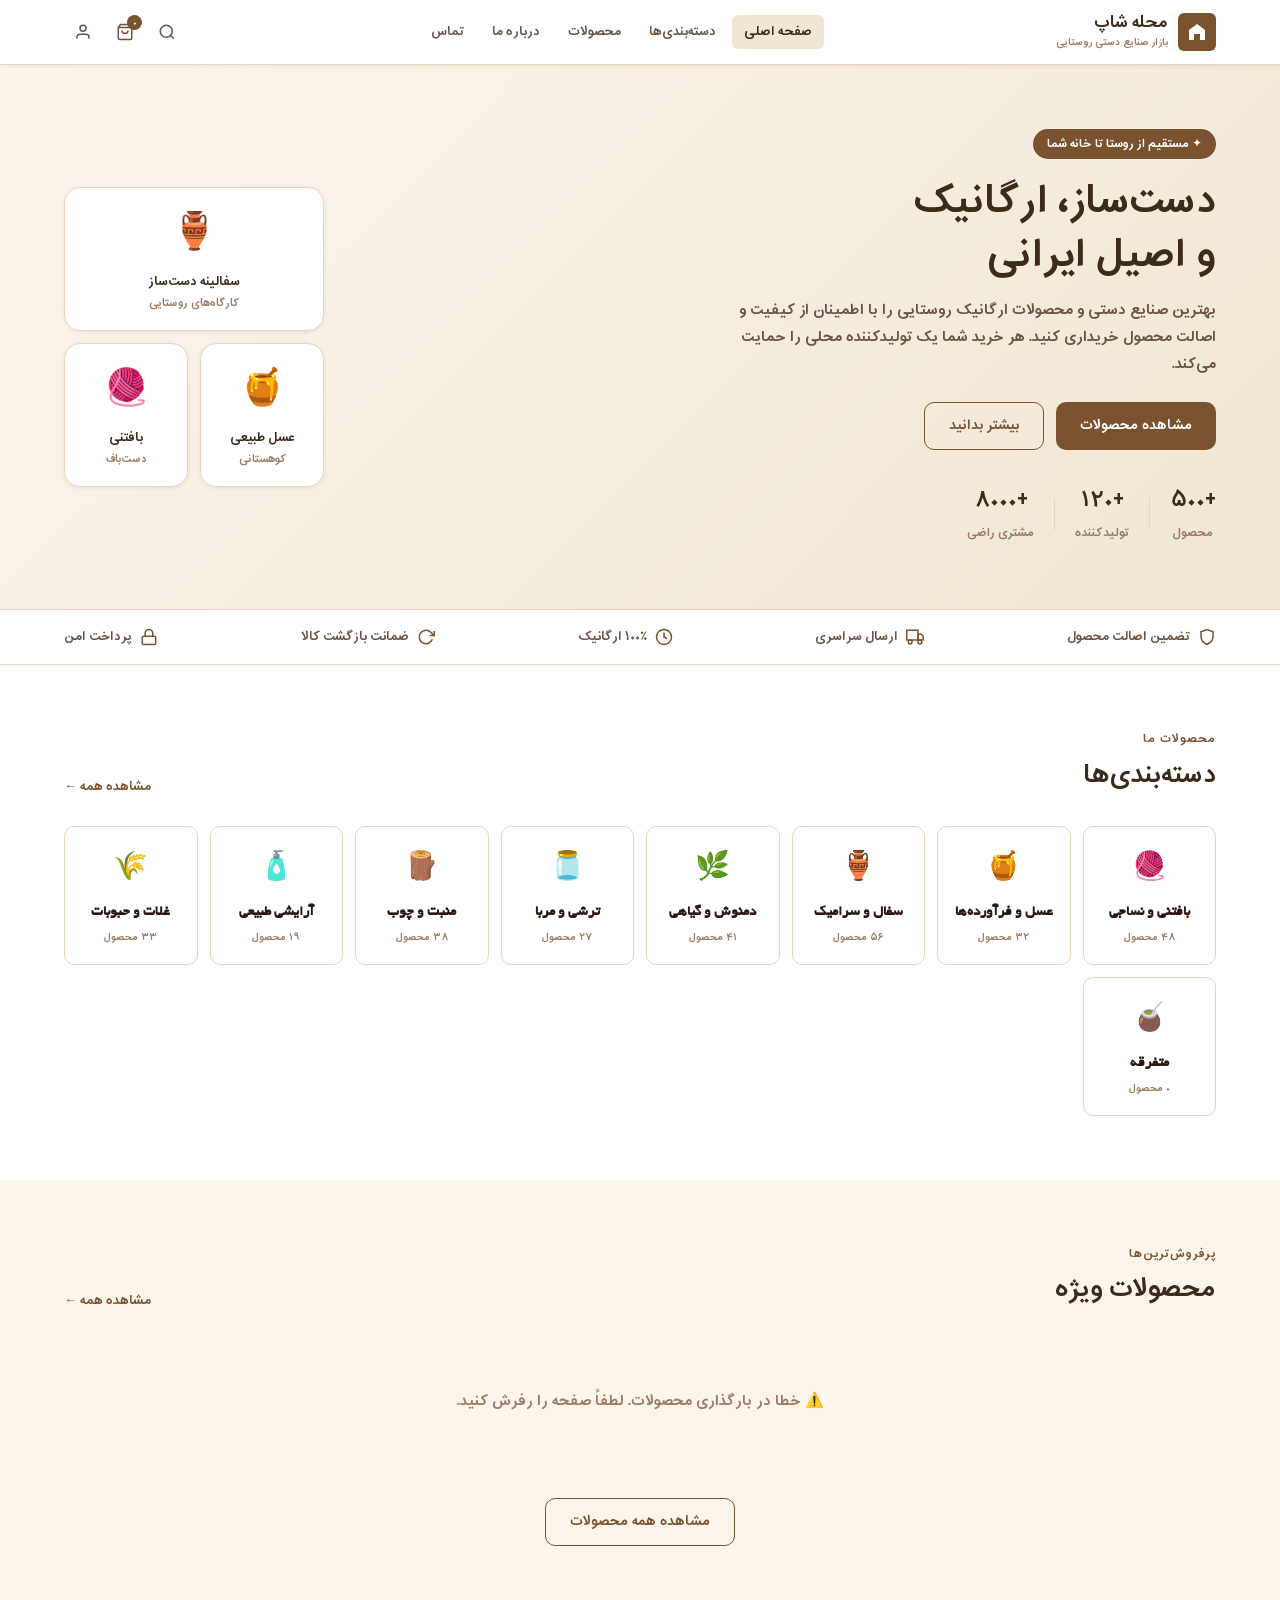
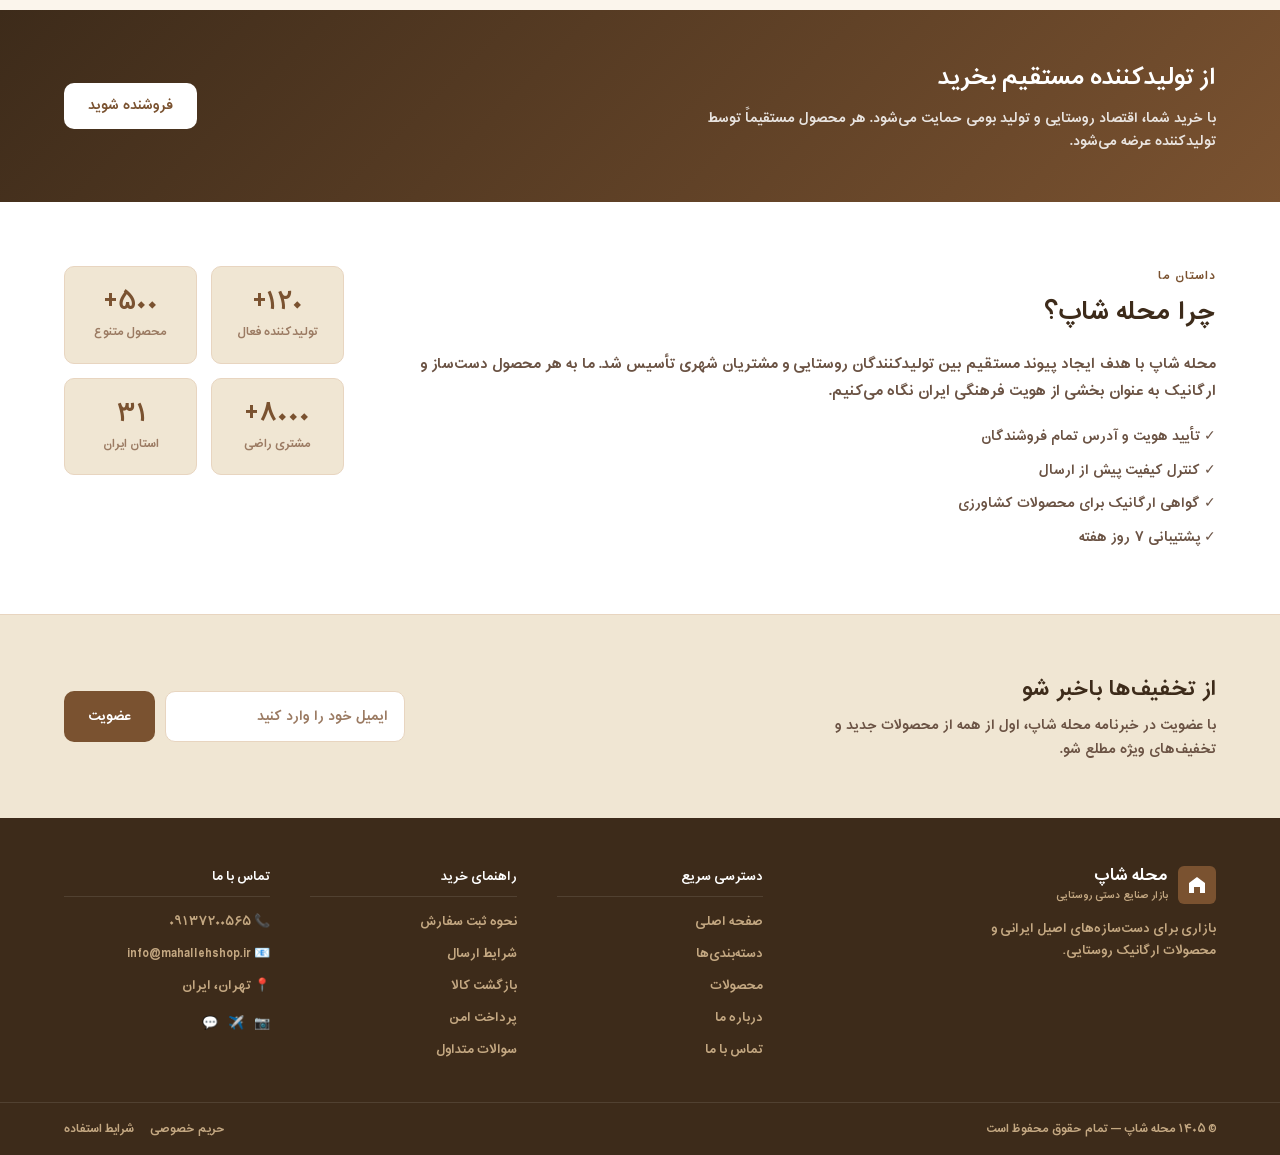
<file: index.html>
<!DOCTYPE html>
<html lang="fa" dir="rtl">
<head>
  <meta charset="UTF-8" />
  <meta name="viewport" content="width=device-width, initial-scale=1.0" />

  <!-- ===== SEO اصلی ===== -->
  <title>محله شاپ — خرید صنایع دستی و محصولات ارگانیک روستایی اصیل ایرانی</title>
  <meta name="description" content="محله شاپ بازار آنلاین صنایع دستی، عسل طبیعی، دمنوش کوهی، سفال و محصولات ارگانیک روستایی ایران. مستقیم از تولیدکننده، با تضمین اصالت و ارسال سراسری." />
  <meta name="keywords" content="صنایع دستی, محصولات ارگانیک, عسل طبیعی, سفال, دمنوش, بافتنی, خرید آنلاین, محصولات روستایی, ایران" />
  <meta name="robots" content="index, follow" />
  <meta name="author" content="محله شاپ" />
  <link rel="canonical" href="https://mahalehshop.ir/" />

  <!-- ===== Open Graph (اشتراک‌گذاری در شبکه‌های اجتماعی) ===== -->
  <meta property="og:type"        content="website" />
  <meta property="og:url"         content="https://mahalehshop.ir/" />
  <meta property="og:title"       content="محله شاپ — صنایع دستی و محصولات ارگانیک روستایی" />
  <meta property="og:description" content="خرید مستقیم صنایع دستی و محصولات ارگانیک روستایی از تولیدکننده. عسل طبیعی، سفال، دمنوش، بافتنی و بیشتر." />
  <meta property="og:image"       content="https://mahalehshop.ir/og-image.jpg" />
  <meta property="og:locale"      content="fa_IR" />
  <meta property="og:site_name"   content="محله شاپ" />

  <!-- ===== Twitter Card ===== -->
  <meta name="twitter:card"        content="summary_large_image" />
  <meta name="twitter:title"       content="محله شاپ — صنایع دستی و محصولات ارگانیک" />
  <meta name="twitter:description" content="خرید مستقیم صنایع دستی و محصولات ارگانیک روستایی از تولیدکننده" />
  <meta name="twitter:image"       content="https://mahalehshop.ir/og-image.jpg" />

  <!-- ===== Favicon ===== -->
  <link rel="icon" type="image/svg+xml"  href="favicon.svg" />
  <link rel="icon" type="image/png" sizes="64x64"  href="favicon-64.png" />
  <link rel="icon" type="image/png" sizes="32x32"  href="favicon-32.png" />
  <link rel="apple-touch-icon" sizes="180x180"     href="apple-touch-icon.png" />

  <!-- ===== Schema.org JSON-LD (داده ساختاریافته برای گوگل) ===== -->
  <script type="application/ld+json">
  {
    "@context": "https://schema.org",
    "@type": "OnlineStore",
    "name": "محله شاپ",
    "url": "https://mahalehshop.ir",
    "logo": "https://mahalehshop.ir/favicon.svg",
    "description": "بازار آنلاین صنایع دستی و محصولات ارگانیک روستایی ایران",
    "address": {
      "@type": "PostalAddress",
      "addressCountry": "IR",
      "addressLocality": "تهران"
    },
    "contactPoint": {
      "@type": "ContactPoint",
      "telephone": "+98-21-12345678",
      "contactType": "customer service",
      "availableLanguage": "Persian"
    },
    "sameAs": [],
    "hasOfferCatalog": {
      "@type": "OfferCatalog",
      "name": "محصولات محله شاپ",
      "itemListElement": [
        { "@type": "Offer", "itemOffered": { "@type": "Product", "name": "صنایع دستی" } },
        { "@type": "Offer", "itemOffered": { "@type": "Product", "name": "عسل طبیعی" } },
        { "@type": "Offer", "itemOffered": { "@type": "Product", "name": "دمنوش کوهی" } },
        { "@type": "Offer", "itemOffered": { "@type": "Product", "name": "سفال دست‌ساز" } }
      ]
    }
  }
  </script>

  <!-- ===== BreadcrumbList ===== -->
  <script type="application/ld+json">
  {
    "@context": "https://schema.org",
    "@type": "BreadcrumbList",
    "itemListElement": [
      { "@type": "ListItem", "position": 1, "name": "صفحه اصلی", "item": "https://mahalehshop.ir/" }
    ]
  }
  </script>

  <link rel="stylesheet" href="style.css?v=2" />
</head>
<body>

  <!-- ===== HEADER ===== -->
  <header class="header">
    <div class="container header__inner">

      <div class="logo">
        <div class="logo__icon">
          <svg width="20" height="20" viewBox="0 0 20 20" fill="none" xmlns="http://www.w3.org/2000/svg">
            <path d="M10 2L2 8v10h5v-6h6v6h5V8L10 2z" fill="#fff"/>
          </svg>
        </div>
        <div>
          <div class="logo__name">محله شاپ</div>
          <div class="logo__tagline">بازار صنایع دستی روستایی</div>
        </div>
      </div>

      <nav class="nav">
        <a href="#" class="nav__link nav__link--active">صفحه اصلی</a>
        <a href="#categories" class="nav__link">دسته‌بندی‌ها</a>
        <a href="#products" class="nav__link">محصولات</a>
        <a href="#about" class="nav__link">درباره ما</a>
        <a href="#contact" class="nav__link">تماس</a>
      </nav>

      <div class="header__actions">
        <button class="icon-btn" aria-label="جستجو">
          <svg width="18" height="18" viewBox="0 0 24 24" fill="none" stroke="currentColor" stroke-width="2"><circle cx="11" cy="11" r="8"/><path d="m21 21-4.35-4.35"/></svg>
        </button>
        <button class="icon-btn cart-btn" aria-label="سبد خرید">
          <svg width="18" height="18" viewBox="0 0 24 24" fill="none" stroke="currentColor" stroke-width="2"><path d="M6 2 3 6v14a2 2 0 0 0 2 2h14a2 2 0 0 0 2-2V6l-3-4z"/><line x1="3" y1="6" x2="21" y2="6"/><path d="M16 10a4 4 0 0 1-8 0"/></svg>
          <span class="cart-badge">۳</span>
        </button>
        <a href="#" class="icon-btn" id="userBtn" aria-label="حساب کاربری">
          <svg width="18" height="18" viewBox="0 0 24 24" fill="none" stroke="currentColor" stroke-width="2"><path d="M20 21v-2a4 4 0 0 0-4-4H8a4 4 0 0 0-4 4v2"/><circle cx="12" cy="7" r="4"/></svg>
        </a>
        <button class="hamburger" aria-label="منو" id="hamburger">
          <span></span><span></span><span></span>
        </button>
      </div>

    </div>
  </header>

  <!-- ===== MOBILE NAV ===== -->
  <div class="mobile-nav" id="mobileNav">
    <a href="#" class="mobile-nav__link">صفحه اصلی</a>
    <a href="#categories" class="mobile-nav__link">دسته‌بندی‌ها</a>
    <a href="#products" class="mobile-nav__link">محصولات</a>
    <a href="#about" class="mobile-nav__link">درباره ما</a>
    <a href="#contact" class="mobile-nav__link">تماس</a>
  </div>

  <!-- ===== HERO ===== -->
  <section class="hero">
    <div class="container hero__inner">
      <div class="hero__text">
        <span class="hero__badge">✦ مستقیم از روستا تا خانه شما</span>
        <h1 class="hero__title">دست‌ساز، ارگانیک<br>و اصیل ایرانی</h1>
        <p class="hero__desc">بهترین صنایع دستی و محصولات ارگانیک روستایی را با اطمینان از کیفیت و اصالت محصول خریداری کنید. هر خرید شما یک تولیدکننده محلی را حمایت می‌کند.</p>
        <div class="hero__btns">
          <a href="#products" class="btn btn--primary">مشاهده محصولات</a>
          <a href="#about" class="btn btn--outline">بیشتر بدانید</a>
        </div>
        <div class="hero__stats">
          <div class="hero__stat"><strong>+۵۰۰</strong><span>محصول</span></div>
          <div class="hero__stat-divider"></div>
          <div class="hero__stat"><strong>+۱۲۰</strong><span>تولیدکننده</span></div>
          <div class="hero__stat-divider"></div>
          <div class="hero__stat"><strong>+۸۰۰۰</strong><span>مشتری راضی</span></div>
        </div>
      </div>
      <div class="hero__visual">
        <div class="hero__card-grid">
          <div class="hero__card hero__card--lg">
            <div class="hero__card-emoji">🏺</div>
            <div class="hero__card-title">سفالینه دست‌ساز</div>
            <div class="hero__card-sub">کارگاه‌های روستایی</div>
          </div>
          <div class="hero__card">
            <div class="hero__card-emoji">🍯</div>
            <div class="hero__card-title">عسل طبیعی</div>
            <div class="hero__card-sub">کوهستانی</div>
          </div>
          <div class="hero__card">
            <div class="hero__card-emoji">🧶</div>
            <div class="hero__card-title">بافتنی</div>
            <div class="hero__card-sub">دست‌باف</div>
          </div>
        </div>
      </div>
    </div>
  </section>

  <!-- ===== TRUST BAR ===== -->
  <div class="trust-bar">
    <div class="container trust-bar__inner">
      <div class="trust-item">
        <svg class="trust-icon" viewBox="0 0 24 24" fill="none" stroke="currentColor" stroke-width="2"><path d="M12 22s8-4 8-10V5l-8-3-8 3v7c0 6 8 10 8 10z"/></svg>
        <span>تضمین اصالت محصول</span>
      </div>
      <div class="trust-item">
        <svg class="trust-icon" viewBox="0 0 24 24" fill="none" stroke="currentColor" stroke-width="2"><rect x="1" y="3" width="15" height="13"/><polygon points="16 8 20 8 23 11 23 16 16 16 16 8"/><circle cx="5.5" cy="18.5" r="2.5"/><circle cx="18.5" cy="18.5" r="2.5"/></svg>
        <span>ارسال سراسری</span>
      </div>
      <div class="trust-item">
        <svg class="trust-icon" viewBox="0 0 24 24" fill="none" stroke="currentColor" stroke-width="2"><path d="M12 2a10 10 0 1 0 0 20 10 10 0 0 0 0-20z"/><path d="M12 6v6l4 2"/></svg>
        <span>۱۰۰٪ ارگانیک</span>
      </div>
      <div class="trust-item">
        <svg class="trust-icon" viewBox="0 0 24 24" fill="none" stroke="currentColor" stroke-width="2"><polyline points="23 4 23 10 17 10"/><path d="M20.49 15a9 9 0 1 1-2.12-9.36L23 10"/></svg>
        <span>ضمانت بازگشت کالا</span>
      </div>
      <div class="trust-item">
        <svg class="trust-icon" viewBox="0 0 24 24" fill="none" stroke="currentColor" stroke-width="2"><rect x="3" y="11" width="18" height="11" rx="2" ry="2"/><path d="M7 11V7a5 5 0 0 1 10 0v4"/></svg>
        <span>پرداخت امن</span>
      </div>
    </div>
  </div>

  <!-- ===== CATEGORIES ===== -->
  <section class="section" id="categories">
    <div class="container">
      <div class="section__header">
        <div>
          <div class="section__eyebrow">محصولات ما</div>
          <h2 class="section__title">دسته‌بندی‌ها</h2>
        </div>
        <a href="category.html" class="section__more">مشاهده همه ←</a>
      </div>
      <div class="categories">
        <a href="category.html?cat=بافتنی و نساجی" class="category">
          <div class="category__icon">🧶</div>
          <div class="category__name">بافتنی و نساجی</div>
          <div class="category__count">۴۸ محصول</div>
        </a>
        <a href="category.html?cat=عسل و فرآورده‌ها" class="category">
          <div class="category__icon">🍯</div>
          <div class="category__name">عسل و فرآورده‌ها</div>
          <div class="category__count">۳۲ محصول</div>
        </a>
        <a href="category.html?cat=سفال و سرامیک" class="category">
          <div class="category__icon">🏺</div>
          <div class="category__name">سفال و سرامیک</div>
          <div class="category__count">۵۶ محصول</div>
        </a>
        <a href="category.html?cat=دمنوش و گیاهی" class="category">
          <div class="category__icon">🌿</div>
          <div class="category__name">دمنوش و گیاهی</div>
          <div class="category__count">۴۱ محصول</div>
        </a>
        <a href="category.html?cat=ترشی و مربا" class="category">
          <div class="category__icon">🫙</div>
          <div class="category__name">ترشی و مربا</div>
          <div class="category__count">۲۷ محصول</div>
        </a>
        <a href="category.html?cat=منبت و چوب" class="category">
          <div class="category__icon">🪵</div>
          <div class="category__name">منبت و چوب</div>
          <div class="category__count">۳۸ محصول</div>
        </a>
        <a href="category.html?cat=آرایشی طبیعی" class="category">
          <div class="category__icon">🧴</div>
          <div class="category__name">آرایشی طبیعی</div>
          <div class="category__count">۱۹ محصول</div>
        </a>
        <a href="category.html?cat=غلات و حبوبات" class="category">
          <div class="category__icon">🌾</div>
          <div class="category__name">غلات و حبوبات</div>
          <div class="category__count">۳۳ محصول</div>
        </a>
        <a href="category.html?cat=متفرقه" class="category">
        <div class="category__icon">🧉</div>
        <div class="category__name">متفرقه</div>
        <div class="category__count">۰ محصول</div>
        </a>
      </div>
    </div>
  </section>

  <!-- ===== PRODUCTS ===== -->
  <section class="section section--alt" id="products">
    <div class="container">
      <div class="section__header">
        <div>
          <div class="section__eyebrow">پرفروش‌ترین‌ها</div>
          <h2 class="section__title">محصولات ویژه</h2>
        </div>
        <a href="category.html" class="section__more">مشاهده همه ←</a>
      </div>
      <div class="products" id="productGrid">
        <!-- محصولات از Supabase بارگذاری می‌شوند -->
      </div>
      <div class="products__more">
        <a href="category.html" class="btn btn--outline">مشاهده همه محصولات</a>
      </div>
    </div>
  </section>

  <!-- ===== BANNER ===== -->
  <section class="banner">
    <div class="container banner__inner">
      <div class="banner__text">
        <h2 class="banner__title">از تولیدکننده مستقیم بخرید</h2>
        <p class="banner__sub">با خرید شما، اقتصاد روستایی و تولید بومی حمایت می‌شود. هر محصول مستقیماً توسط تولیدکننده عرضه می‌شود.</p>
      </div>
      <a href="#" class="btn btn--light">فروشنده شوید</a>
    </div>
  </section>

  <!-- ===== ABOUT ===== -->
  <section class="section" id="about">
    <div class="container about">
      <div class="about__text">
        <div class="section__eyebrow">داستان ما</div>
        <h2 class="section__title">چرا محله شاپ؟</h2>
        <p class="about__desc">محله شاپ با هدف ایجاد پیوند مستقیم بین تولیدکنندگان روستایی و مشتریان شهری تأسیس شد. ما به هر محصول دست‌ساز و ارگانیک به عنوان بخشی از هویت فرهنگی ایران نگاه می‌کنیم.</p>
        <ul class="about__list">
          <li>✓ تأیید هویت و آدرس تمام فروشندگان</li>
          <li>✓ کنترل کیفیت پیش از ارسال</li>
          <li>✓ گواهی ارگانیک برای محصولات کشاورزی</li>
          <li>✓ پشتیبانی ۷ روز هفته</li>
        </ul>
      </div>
      <div class="about__cards">
        <div class="about__card">
          <div class="about__card-num">۱۲۰+</div>
          <div class="about__card-label">تولیدکننده فعال</div>
        </div>
        <div class="about__card">
          <div class="about__card-num">۵۰۰+</div>
          <div class="about__card-label">محصول متنوع</div>
        </div>
        <div class="about__card">
          <div class="about__card-num">۸۰۰۰+</div>
          <div class="about__card-label">مشتری راضی</div>
        </div>
        <div class="about__card">
          <div class="about__card-num">۳۱</div>
          <div class="about__card-label">استان ایران</div>
        </div>
      </div>
    </div>
  </section>

  <!-- ===== NEWSLETTER ===== -->
  <section class="newsletter" id="contact">
    <div class="container newsletter__inner">
      <div class="newsletter__text">
        <h2 class="newsletter__title">از تخفیف‌ها باخبر شو</h2>
        <p class="newsletter__sub">با عضویت در خبرنامه محله شاپ، اول از همه از محصولات جدید و تخفیف‌های ویژه مطلع شو.</p>
      </div>
      <form class="newsletter__form" onsubmit="return false;">
        <input type="email" class="newsletter__input" placeholder="ایمیل خود را وارد کنید" />
        <button type="submit" class="btn btn--primary">عضویت</button>
      </form>
    </div>
  </section>

  <!-- ===== FOOTER ===== -->
  <footer class="footer">
    <div class="container footer__inner">

      <div class="footer__brand">
        <div class="logo logo--footer">
          <div class="logo__icon">
            <svg width="20" height="20" viewBox="0 0 20 20" fill="none">
              <path d="M10 2L2 8v10h5v-6h6v6h5V8L10 2z" fill="#fff"/>
            </svg>
          </div>
          <div>
            <div class="logo__name">محله شاپ</div>
            <div class="logo__tagline">بازار صنایع دستی روستایی</div>
          </div>
        </div>
        <p class="footer__brand-desc">بازاری برای دست‌سازه‌های اصیل ایرانی و محصولات ارگانیک روستایی.</p>
      </div>

      <div class="footer__col">
        <div class="footer__col-title">دسترسی سریع</div>
        <a href="#">صفحه اصلی</a>
        <a href="#categories">دسته‌بندی‌ها</a>
        <a href="#products">محصولات</a>
        <a href="#about">درباره ما</a>
        <a href="#contact">تماس با ما</a>
      </div>

      <div class="footer__col">
        <div class="footer__col-title">راهنمای خرید</div>
        <a href="#">نحوه ثبت سفارش</a>
        <a href="#">شرایط ارسال</a>
        <a href="#">بازگشت کالا</a>
        <a href="#">پرداخت امن</a>
        <a href="#">سوالات متداول</a>
      </div>

      <div class="footer__col">
        <div class="footer__col-title">تماس با ما</div>
        <span>📞 ۰۹۱۳۷۲۰۰۵۶۵</span>
        <span>📧 info@mahallehshop.ir</span>
        <span>📍 تهران، ایران</span>
        <div class="footer__socials">
          <a href="#" aria-label="اینستاگرام" class="social-link">📷</a>
          <a href="#" aria-label="تلگرام" class="social-link">✈️</a>
          <a href="#" aria-label="واتساپ" class="social-link">💬</a>
        </div>
      </div>

    </div>
    <div class="footer__bottom">
      <div class="container">
        <span>© ۱۴۰۵ محله شاپ — تمام حقوق محفوظ است</span>
        <div class="footer__bottom-links">
          <a href="#">حریم خصوصی</a>
          <a href="#">شرایط استفاده</a>
        </div>
      </div>
    </div>
  </footer>

  <script src="main.js?v=2"></script>
</body>
</html>
<!-- ===== ۰ ۱ ۲ ۳ ۴ ۵ ۶ ۷ ۸ ۹ ===== -->
</file>
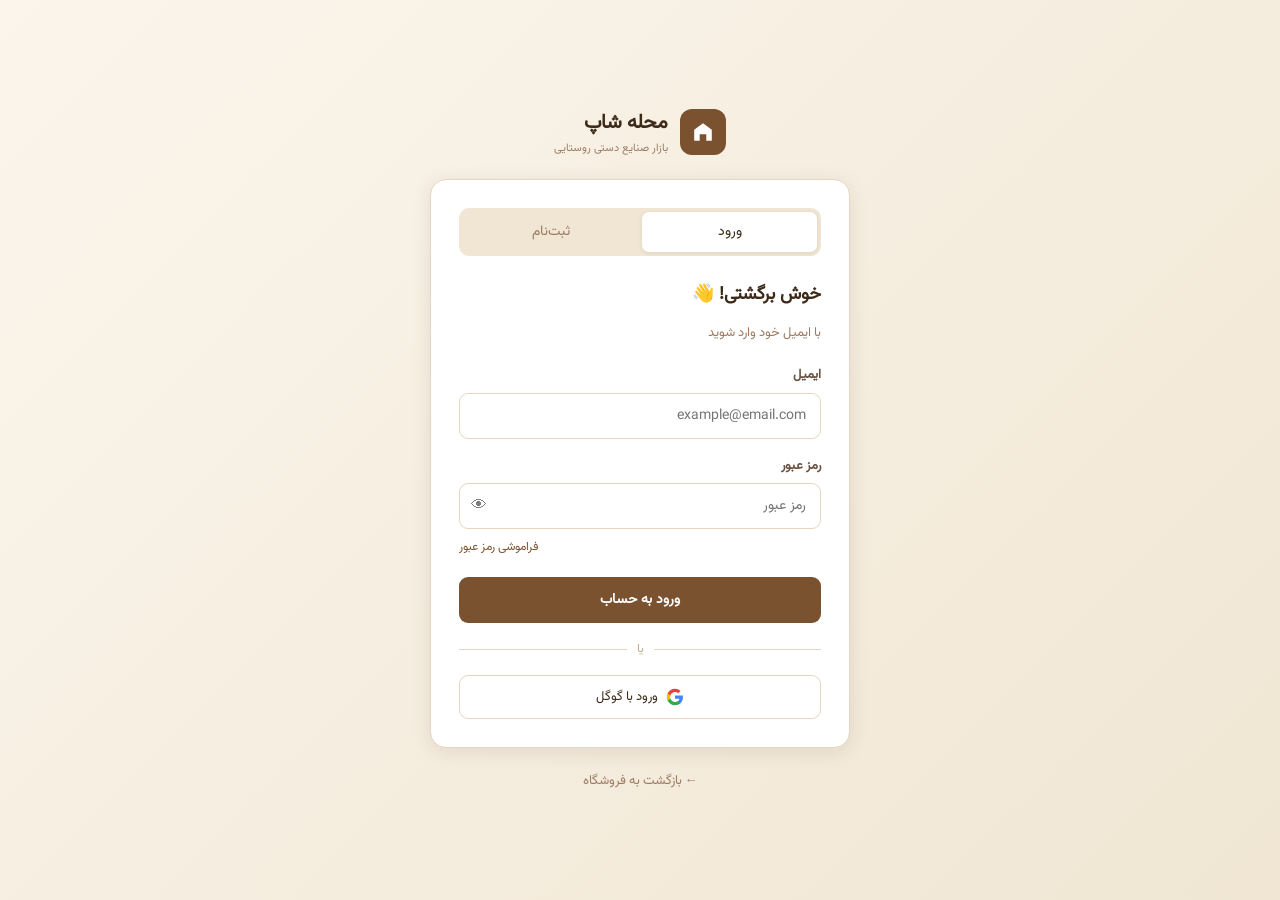
<file: auth.html>
<!DOCTYPE html>
<html lang="fa" dir="rtl">
<head>
  <meta charset="UTF-8" />
  <meta name="viewport" content="width=device-width, initial-scale=1.0" />
  <title>ورود / ثبت‌نام — محله شاپ</title>
  <meta name="description" content="ورود یا ثبت‌نام در محله شاپ — بازار صنایع دستی و محصولات ارگانیک روستایی" />
  <meta name="robots" content="noindex, nofollow" />
  <link rel="icon" type="image/svg+xml" href="favicon.svg" />
  <link rel="stylesheet" href="style.css?v=2" />
  <link rel="stylesheet" href="auth.css?v=2" />
</head>
<body class="auth-body">

  <div class="auth-container">

    <!-- LOGO -->
    <a href="index.html" class="auth-logo">
      <div class="auth-logo__icon">
        <svg width="22" height="22" viewBox="0 0 20 20" fill="none"><path d="M10 2L2 8v10h5v-6h6v6h5V8L10 2z" fill="#fff"/></svg>
      </div>
      <div>
        <div class="auth-logo__name">محله شاپ</div>
        <div class="auth-logo__sub">بازار صنایع دستی روستایی</div>
      </div>
    </a>

    <!-- CARD -->
    <div class="auth-card">

      <!-- TABS -->
      <div class="auth-tabs">
        <button class="auth-tab auth-tab--active" id="tabLogin">ورود</button>
        <button class="auth-tab" id="tabRegister">ثبت‌نام</button>
      </div>

      <!-- LOGIN FORM -->
      <div class="auth-form" id="formLogin">
        <div class="auth-form__title">خوش برگشتی! 👋</div>
        <div class="auth-form__sub">با ایمیل خود وارد شوید</div>

        <div class="field">
          <label>ایمیل</label>
          <input type="email" id="loginEmail" placeholder="example@email.com" autocomplete="email" />
        </div>
        <div class="field">
          <label>رمز عبور</label>
          <div class="field__pass">
            <input type="password" id="loginPass" placeholder="رمز عبور" autocomplete="current-password" />
            <button class="field__eye" onclick="togglePass('loginPass', this)" type="button">👁</button>
          </div>
          <a href="#" class="field__forgot" id="forgotLink">فراموشی رمز عبور</a>
        </div>

        <div class="auth-msg" id="loginMsg"></div>

        <button class="btn-auth" id="loginBtn">ورود به حساب</button>

        <div class="auth-divider"><span>یا</span></div>

        <button class="btn-social" id="googleBtn">
          <svg width="18" height="18" viewBox="0 0 24 24"><path fill="#4285F4" d="M22.56 12.25c0-.78-.07-1.53-.2-2.25H12v4.26h5.92c-.26 1.37-1.04 2.53-2.21 3.31v2.77h3.57c2.08-1.92 3.28-4.74 3.28-8.09z"/><path fill="#34A853" d="M12 23c2.97 0 5.46-.98 7.28-2.66l-3.57-2.77c-.98.66-2.23 1.06-3.71 1.06-2.86 0-5.29-1.93-6.16-4.53H2.18v2.84C3.99 20.53 7.7 23 12 23z"/><path fill="#FBBC05" d="M5.84 14.09c-.22-.66-.35-1.36-.35-2.09s.13-1.43.35-2.09V7.07H2.18C1.43 8.55 1 10.22 1 12s.43 3.45 1.18 4.93l2.85-2.22.81-.62z"/><path fill="#EA4335" d="M12 5.38c1.62 0 3.06.56 4.21 1.64l3.15-3.15C17.45 2.09 14.97 1 12 1 7.7 1 3.99 3.47 2.18 7.07l3.66 2.84c.87-2.6 3.3-4.53 6.16-4.53z"/></svg>
          ورود با گوگل
        </button>
      </div>

      <!-- REGISTER FORM -->
      <div class="auth-form" id="formRegister" style="display:none">
        <div class="auth-form__title">ثبت‌نام در محله شاپ 🌿</div>
        <div class="auth-form__sub">یک حساب کاربری بسازید</div>

        <div class="field">
          <label>نام و نام خانوادگی</label>
          <input type="text" id="regName" placeholder="مثال: علی احمدی" autocomplete="name" />
        </div>
        <div class="field">
          <label>ایمیل</label>
          <input type="email" id="regEmail" placeholder="example@email.com" autocomplete="email" />
        </div>
        <div class="field">
          <label>رمز عبور</label>
          <div class="field__pass">
            <input type="password" id="regPass" placeholder="حداقل ۸ کاراکتر" autocomplete="new-password" />
            <button class="field__eye" onclick="togglePass('regPass', this)" type="button">👁</button>
          </div>
          <div class="pass-strength" id="passStrength"></div>
        </div>

        <div class="field field--check">
          <label class="check-label">
            <input type="checkbox" id="regTerms" />
            <span class="check-box"></span>
            <span>با <a href="#">شرایط استفاده</a> و <a href="#">حریم خصوصی</a> موافقم</span>
          </label>
        </div>

        <div class="auth-msg" id="registerMsg"></div>

        <button class="btn-auth" id="registerBtn">ساخت حساب کاربری</button>
      </div>

      <!-- SUCCESS STATE -->
      <div class="auth-success" id="authSuccess" style="display:none">
        <div class="success-icon">✅</div>
        <h3>ثبت‌نام موفق!</h3>
        <p>یک ایمیل تأیید به آدرس شما ارسال شد. لطفاً ایمیل خود را بررسی کنید.</p>
        <a href="index.html" class="btn-auth" style="text-align:center;display:block">بازگشت به فروشگاه</a>
      </div>

      <!-- FORGOT PASSWORD STATE -->
      <div class="auth-form" id="formForgot" style="display:none">
        <div class="auth-form__title">بازیابی رمز عبور 🔑</div>
        <div class="auth-form__sub">ایمیل خود را وارد کنید</div>
        <div class="field">
          <label>ایمیل</label>
          <input type="email" id="forgotEmail" placeholder="example@email.com" />
        </div>
        <div class="auth-msg" id="forgotMsg"></div>
        <button class="btn-auth" id="forgotBtn">ارسال لینک بازیابی</button>
        <button class="btn-back" id="backToLogin">← بازگشت به ورود</button>
      </div>

    </div>

    <div class="auth-footer">
      <a href="index.html">← بازگشت به فروشگاه</a>
    </div>

  </div>

  <script src="auth.js?v=2"></script>
</body>
</html>
</file>
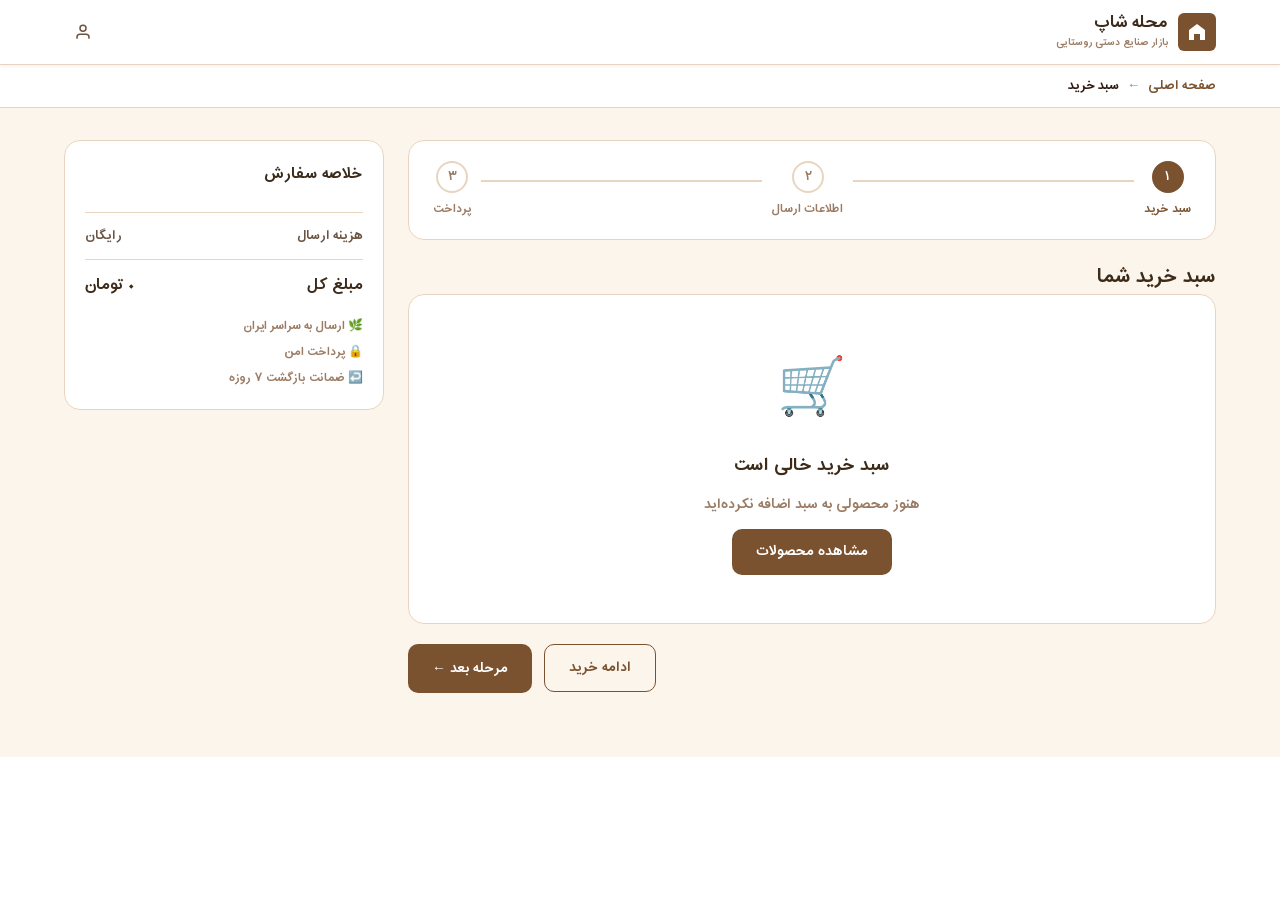
<file: cart.html>
<!DOCTYPE html>
<html lang="fa" dir="rtl">
<head>
  <meta charset="UTF-8" />
  <meta name="viewport" content="width=device-width, initial-scale=1.0" />
  <title>سبد خرید — محله شاپ</title>
  <meta name="description" content="سبد خرید محله شاپ — خرید صنایع دستی و محصولات ارگانیک روستایی" />
  <meta name="robots" content="noindex, nofollow" />
  <link rel="icon" type="image/svg+xml" href="favicon.svg" />
  <link rel="stylesheet" href="style.css?v=2" />
  <link rel="stylesheet" href="cart.css?v=2" />
</head>
<body>

  <header class="header">
    <div class="container header__inner">
      <a href="index.html" class="logo" style="text-decoration:none">
        <div class="logo__icon">
          <svg width="20" height="20" viewBox="0 0 20 20" fill="none"><path d="M10 2L2 8v10h5v-6h6v6h5V8L10 2z" fill="#fff"/></svg>
        </div>
        <div>
          <div class="logo__name">محله شاپ</div>
          <div class="logo__tagline">بازار صنایع دستی روستایی</div>
        </div>
      </a>
      <div class="header__actions">
        <a href="auth.html" class="icon-btn" aria-label="حساب کاربری">
          <svg width="18" height="18" viewBox="0 0 24 24" fill="none" stroke="currentColor" stroke-width="2"><path d="M20 21v-2a4 4 0 0 0-4-4H8a4 4 0 0 0-4 4v2"/><circle cx="12" cy="7" r="4"/></svg>
        </a>
      </div>
    </div>
  </header>

  <div class="breadcrumb">
    <div class="container breadcrumb__inner">
      <a href="index.html">صفحه اصلی</a>
      <span>←</span>
      <span class="breadcrumb__current">سبد خرید</span>
    </div>
  </div>

  <main class="cart-main">
    <div class="container cart-layout">

      <div class="cart-items-wrap">

        <!-- STEPS -->
        <div class="steps">
          <div class="step step--active" id="step1">
            <div class="step__num">۱</div>
            <div class="step__label">سبد خرید</div>
          </div>
          <div class="step__line"></div>
          <div class="step" id="step2">
            <div class="step__num">۲</div>
            <div class="step__label">اطلاعات ارسال</div>
          </div>
          <div class="step__line"></div>
          <div class="step" id="step3">
            <div class="step__num">۳</div>
            <div class="step__label">پرداخت</div>
          </div>
        </div>

        <!-- STEP 1 -->
        <div id="cartStep1">
          <div class="cart-header">
            <h1 class="cart-title">سبد خرید شما</h1>
            <button class="clear-btn" id="clearCartBtn">پاک کردن سبد</button>
          </div>
          <div class="cart-empty" id="cartEmpty" style="display:none">
            <div class="cart-empty__icon">🛒</div>
            <h3>سبد خرید خالی است</h3>
            <p>هنوز محصولی به سبد اضافه نکرده‌اید</p>
            <a href="index.html" class="btn btn--primary">مشاهده محصولات</a>
          </div>
          <div class="cart-list" id="cartList"></div>
          <div class="coupon-box" id="couponBox">
            <div class="coupon-input">
              <input type="text" id="couponInput" placeholder="کد تخفیف دارید؟" />
              <button id="couponBtn">اعمال</button>
            </div>
            <div class="coupon-msg" id="couponMsg"></div>
          </div>
        </div>

        <!-- STEP 2 -->
        <div id="cartStep2" style="display:none">
          <h2 class="cart-title">اطلاعات ارسال</h2>
          <div class="shipping-form">
            <div class="sform-row">
              <div class="sform-group">
                <label>نام *</label>
                <input type="text" id="sfName" placeholder="نام" />
              </div>
              <div class="sform-group">
                <label>نام خانوادگی *</label>
                <input type="text" id="sfFamily" placeholder="نام خانوادگی" />
              </div>
            </div>
            <div class="sform-group">
              <label>شماره موبایل *</label>
              <input type="tel" id="sfPhone" placeholder="09xxxxxxxxx" />
            </div>
            <div class="sform-row">
              <div class="sform-group">
                <label>استان *</label>
                <select id="sfProvince">
                  <option value="">انتخاب استان</option>
                  <option>تهران</option><option>اصفهان</option><option>شیراز</option>
                  <option>مشهد</option><option>تبریز</option><option>کرج</option>
                  <option>اهواز</option><option>قم</option><option>رشت</option>
                  <option>کرمانشاه</option><option>سایر</option>
                </select>
              </div>
              <div class="sform-group">
                <label>شهر *</label>
                <input type="text" id="sfCity" placeholder="شهر" />
              </div>
            </div>
            <div class="sform-group">
              <label>آدرس کامل *</label>
              <textarea id="sfAddress" rows="3" placeholder="خیابان، کوچه، پلاک، واحد..."></textarea>
            </div>
            <div class="sform-group">
              <label>کد پستی *</label>
              <input type="text" id="sfPostal" placeholder="۱۰ رقم" maxlength="10" />
            </div>
            <div class="sform-group">
              <label>توضیحات (اختیاری)</label>
              <input type="text" id="sfNote" placeholder="توضیح برای پیک یا پستچی" />
            </div>
          </div>
        </div>

        <!-- STEP 3 -->
        <div id="cartStep3" style="display:none">
          <h2 class="cart-title">روش پرداخت</h2>
          <div class="payment-methods">
            <label class="pay-method pay-method--active">
              <input type="radio" name="payMethod" value="zarinpal" checked />
              <div class="pay-method__content">
                <span class="pay-method__icon">💳</span>
                <div>
                  <div class="pay-method__name">درگاه زرین‌پال</div>
                  <div class="pay-method__sub">پرداخت آنلاین با کارت بانکی</div>
                </div>
              </div>
            </label>
            <label class="pay-method">
              <input type="radio" name="payMethod" value="cod" />
              <div class="pay-method__content">
                <span class="pay-method__icon">💵</span>
                <div>
                  <div class="pay-method__name">پرداخت در محل</div>
                  <div class="pay-method__sub">پرداخت هنگام تحویل کالا</div>
                </div>
              </div>
            </label>
          </div>
          <div class="order-confirm-box" id="orderSummaryDetail"></div>
        </div>

        <!-- NAV -->
        <div class="cart-nav" id="cartNav">
          <button class="btn btn--outline" id="prevStepBtn" style="display:none">← مرحله قبل</button>
          <a href="index.html" class="btn btn--outline" id="continueShopping">ادامه خرید</a>
          <button class="btn btn--primary" id="nextStepBtn">مرحله بعد ←</button>
        </div>

      </div>

      <!-- SIDEBAR -->
      <div class="cart-summary">
        <h2 class="summary__title">خلاصه سفارش</h2>
        <div class="summary__rows" id="summaryRows"></div>
        <div class="summary__divider"></div>
        <div class="summary__row summary__row--discount" id="discountRow" style="display:none">
          <span>تخفیف</span>
          <span class="summary__val--green" id="summaryDiscount"></span>
        </div>
        <div class="summary__row">
          <span>هزینه ارسال</span>
          <span id="summaryShipping">رایگان</span>
        </div>
        <div class="summary__divider"></div>
        <div class="summary__row summary__row--total">
          <span>مبلغ کل</span>
          <strong id="summaryTotal">۰ تومان</strong>
        </div>
        <div class="summary__badges">
          <div class="summary__badge">🌿 ارسال به سراسر ایران</div>
          <div class="summary__badge">🔒 پرداخت امن</div>
          <div class="summary__badge">↩️ ضمانت بازگشت ۷ روزه</div>
        </div>
      </div>

    </div>
  </main>

  <script src="cart.js?v=2"></script>
</body>
</html>
</file>
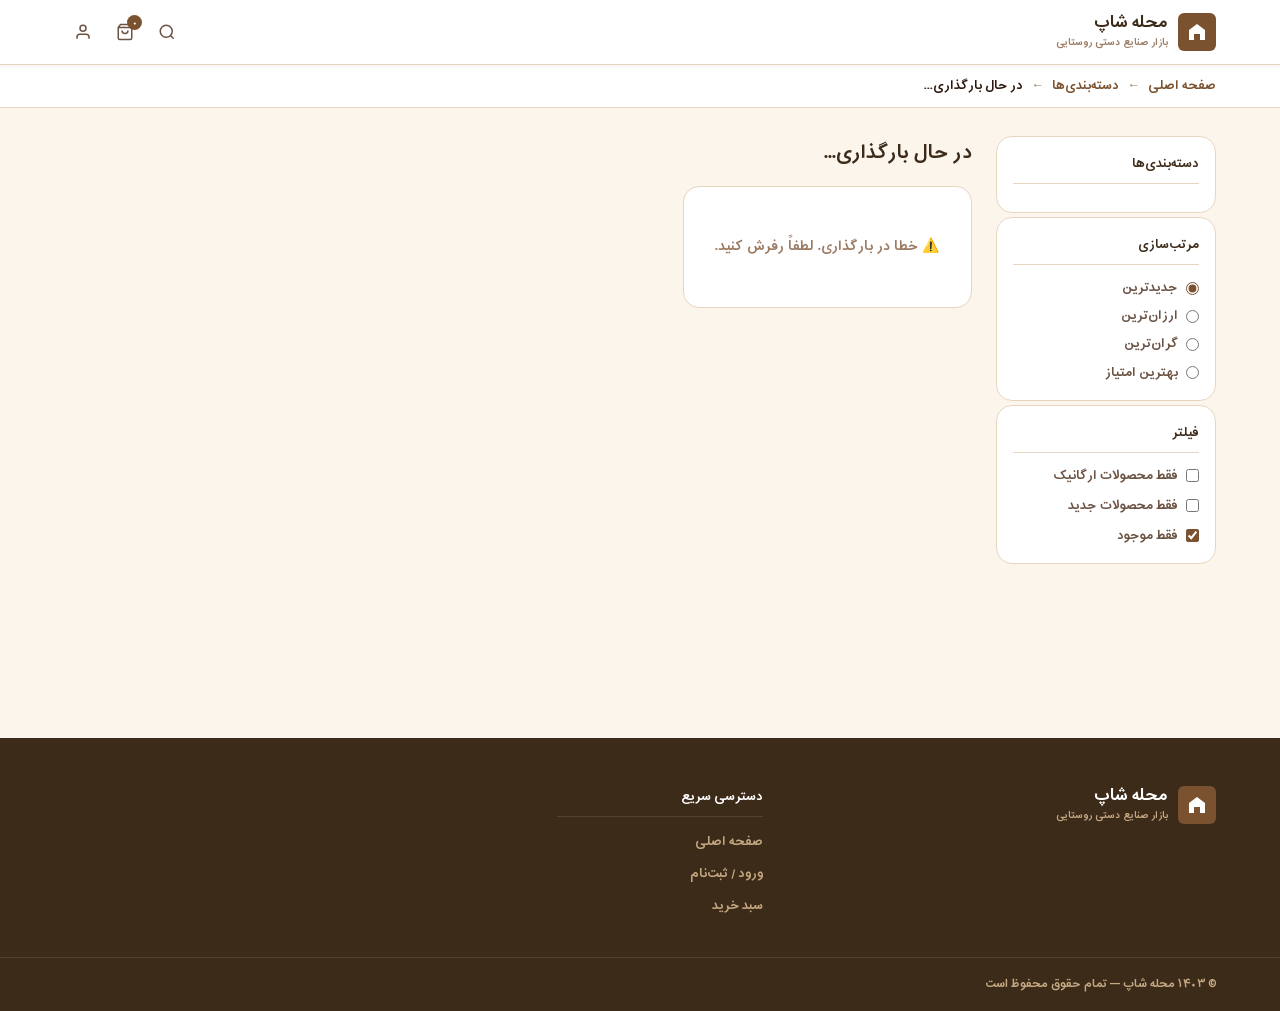
<file: category.html>
<!DOCTYPE html>
<html lang="fa" dir="rtl">
<head>
  <meta charset="UTF-8" />
  <meta name="viewport" content="width=device-width, initial-scale=1.0" />
  <title>دسته‌بندی — محله شاپ</title>
  <meta name="robots" content="index, follow" />
  <link rel="icon" type="image/svg+xml" href="favicon.svg" />
  <link rel="stylesheet" href="style.css?v=2" />
  <link rel="stylesheet" href="category.css?v=1" />
</head>
<body>

  <!-- HEADER -->
  <header class="header">
    <div class="container header__inner">
      <a href="index.html" class="logo" style="text-decoration:none">
        <div class="logo__icon">
          <svg width="20" height="20" viewBox="0 0 20 20" fill="none"><path d="M10 2L2 8v10h5v-6h6v6h5V8L10 2z" fill="#fff"/></svg>
        </div>
        <div>
          <div class="logo__name">محله شاپ</div>
          <div class="logo__tagline">بازار صنایع دستی روستایی</div>
        </div>
      </a>
      <div class="header__actions">
        <button class="icon-btn" id="searchToggleBtn" aria-label="جستجو">
          <svg width="18" height="18" viewBox="0 0 24 24" fill="none" stroke="currentColor" stroke-width="2"><circle cx="11" cy="11" r="8"/><path d="m21 21-4.35-4.35"/></svg>
        </button>
        <a href="cart.html" class="icon-btn cart-btn" aria-label="سبد خرید">
          <svg width="18" height="18" viewBox="0 0 24 24" fill="none" stroke="currentColor" stroke-width="2"><path d="M6 2 3 6v14a2 2 0 0 0 2 2h14a2 2 0 0 0 2-2V6l-3-4z"/><line x1="3" y1="6" x2="21" y2="6"/><path d="M16 10a4 4 0 0 1-8 0"/></svg>
          <span class="cart-badge">۰</span>
        </a>
        <a href="#" class="icon-btn" id="userBtn" aria-label="حساب کاربری">
          <svg width="18" height="18" viewBox="0 0 24 24" fill="none" stroke="currentColor" stroke-width="2"><path d="M20 21v-2a4 4 0 0 0-4-4H8a4 4 0 0 0-4 4v2"/><circle cx="12" cy="7" r="4"/></svg>
        </a>
      </div>
    </div>
    <!-- SEARCH BAR -->
    <div class="search-bar-wrap" id="searchBarWrap" style="display:none">
      <div class="container">
        <input type="text" id="searchInput" class="search-bar-input" placeholder="جستجو در محصولات..." />
      </div>
    </div>
  </header>

  <!-- BREADCRUMB -->
  <div class="breadcrumb">
    <div class="container breadcrumb__inner">
      <a href="index.html">صفحه اصلی</a>
      <span>←</span>
      <a href="index.html#categories">دسته‌بندی‌ها</a>
      <span>←</span>
      <span class="breadcrumb__current" id="breadcrumbCat">در حال بارگذاری...</span>
    </div>
  </div>

  <!-- MAIN -->
  <main class="cat-main">
    <div class="container cat-layout">

      <!-- SIDEBAR -->
      <aside class="cat-sidebar">
        <div class="sidebar-section">
          <div class="sidebar-title">دسته‌بندی‌ها</div>
          <div class="cat-list" id="catList"></div>
        </div>

        <div class="sidebar-section">
          <div class="sidebar-title">مرتب‌سازی</div>
          <div class="sort-options">
            <label class="sort-option">
              <input type="radio" name="sort" value="newest" checked /> جدیدترین
            </label>
            <label class="sort-option">
              <input type="radio" name="sort" value="price_asc" /> ارزان‌ترین
            </label>
            <label class="sort-option">
              <input type="radio" name="sort" value="price_desc" /> گران‌ترین
            </label>
            <label class="sort-option">
              <input type="radio" name="sort" value="rating" /> بهترین امتیاز
            </label>
          </div>
        </div>

        <div class="sidebar-section">
          <div class="sidebar-title">فیلتر</div>
          <label class="filter-check">
            <input type="checkbox" id="filterOrganic" /> فقط محصولات ارگانیک
          </label>
          <label class="filter-check">
            <input type="checkbox" id="filterNew" /> فقط محصولات جدید
          </label>
          <label class="filter-check">
            <input type="checkbox" id="filterInStock" checked /> فقط موجود
          </label>
        </div>
      </aside>

      <!-- PRODUCTS -->
      <div class="cat-products">
        <div class="cat-header">
          <h1 class="cat-title" id="catTitle">در حال بارگذاری...</h1>
          <div class="cat-count" id="catCount"></div>
        </div>

        <!-- EMPTY -->
        <div class="cat-empty" id="catEmpty" style="display:none">
          <div style="font-size:52px">🔍</div>
          <h3>محصولی یافت نشد</h3>
          <p>فیلترها را تغییر دهید یا دسته‌بندی دیگری را انتخاب کنید</p>
          <a href="index.html" class="btn btn--primary">بازگشت به فروشگاه</a>
        </div>

        <!-- GRID -->
        <div class="products" id="productsGrid"></div>
      </div>

    </div>
  </main>

  <!-- FOOTER -->
  <footer class="footer">
    <div class="container footer__inner">
      <div class="footer__brand">
        <div class="logo logo--footer">
          <div class="logo__icon">
            <svg width="20" height="20" viewBox="0 0 20 20" fill="none"><path d="M10 2L2 8v10h5v-6h6v6h5V8L10 2z" fill="#fff"/></svg>
          </div>
          <div>
            <div class="logo__name">محله شاپ</div>
            <div class="logo__tagline">بازار صنایع دستی روستایی</div>
          </div>
        </div>
      </div>
      <div class="footer__col">
        <div class="footer__col-title">دسترسی سریع</div>
        <a href="index.html">صفحه اصلی</a>
        <a href="auth.html">ورود / ثبت‌نام</a>
        <a href="cart.html">سبد خرید</a>
      </div>
    </div>
    <div class="footer__bottom">
      <div class="container">
        <span>© ۱۴۰۳ محله شاپ — تمام حقوق محفوظ است</span>
      </div>
    </div>
  </footer>

  <script src="category.js?v=1"></script>
</body>
</html>
</file>
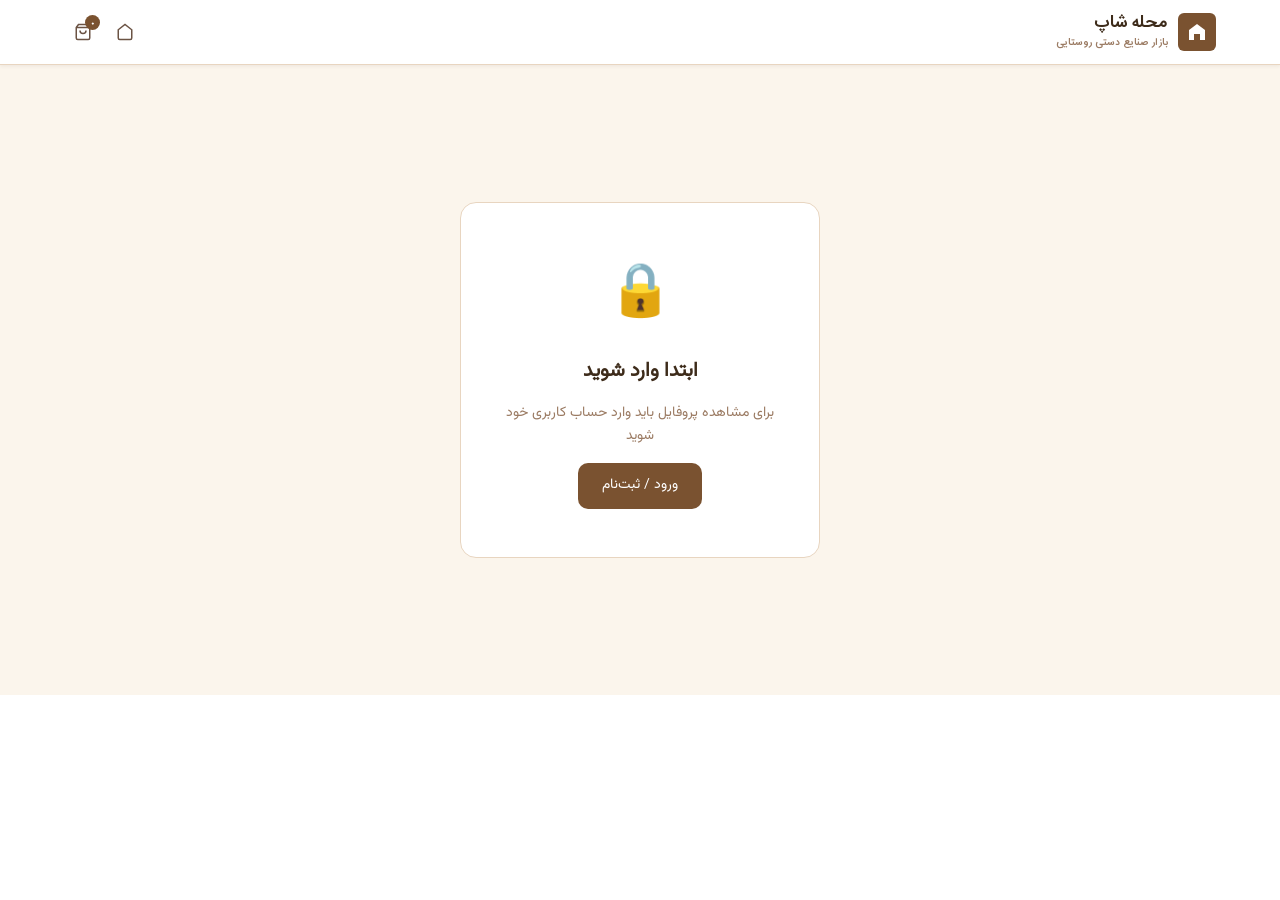
<file: profile.html>
<!DOCTYPE html>
<html lang="fa" dir="rtl">
<head>
  <meta charset="UTF-8" />
  <meta name="viewport" content="width=device-width, initial-scale=1.0" />
  <title>پروفایل من — محله شاپ</title>
  <meta name="robots" content="noindex, nofollow" />
  <link rel="icon" type="image/svg+xml" href="favicon.svg" />
  <link rel="stylesheet" href="style.css?v=2" />
  <link rel="stylesheet" href="profile.css?v=2" />
</head>
<body>

  <!-- HEADER -->
  <header class="header">
    <div class="container header__inner">
      <a href="index.html" class="logo" style="text-decoration:none">
        <div class="logo__icon">
          <svg width="20" height="20" viewBox="0 0 20 20" fill="none"><path d="M10 2L2 8v10h5v-6h6v6h5V8L10 2z" fill="#fff"/></svg>
        </div>
        <div>
          <div class="logo__name">محله شاپ</div>
          <div class="logo__tagline">بازار صنایع دستی روستایی</div>
        </div>
      </a>
      <div class="header__actions">
        <a href="index.html" class="icon-btn" aria-label="فروشگاه">
          <svg width="18" height="18" viewBox="0 0 24 24" fill="none" stroke="currentColor" stroke-width="2"><path d="M3 9l9-7 9 7v11a2 2 0 0 1-2 2H5a2 2 0 0 1-2-2z"/></svg>
        </a>
        <a href="cart.html" class="icon-btn cart-btn" aria-label="سبد خرید">
          <svg width="18" height="18" viewBox="0 0 24 24" fill="none" stroke="currentColor" stroke-width="2"><path d="M6 2 3 6v14a2 2 0 0 0 2 2h14a2 2 0 0 0 2-2V6l-3-4z"/><line x1="3" y1="6" x2="21" y2="6"/><path d="M16 10a4 4 0 0 1-8 0"/></svg>
          <span class="cart-badge">۰</span>
        </a>
      </div>
    </div>
  </header>

  <!-- NOT LOGGED IN -->
  <div class="not-logged" id="notLogged" style="display:none">
    <div class="not-logged__box">
      <div class="not-logged__icon">🔒</div>
      <h2>ابتدا وارد شوید</h2>
      <p>برای مشاهده پروفایل باید وارد حساب کاربری خود شوید</p>
      <a href="auth.html" class="btn btn--primary">ورود / ثبت‌نام</a>
    </div>
  </div>

  <!-- PROFILE CONTENT -->
  <div class="profile-wrap" id="profileWrap" style="display:none">
    <div class="container profile-layout">

      <!-- SIDEBAR -->
      <aside class="profile-sidebar">
        <div class="profile-avatar">
          <div class="avatar-circle" id="avatarCircle">م</div>
          <div class="profile-info">
            <div class="profile-name" id="profileName">در حال بارگذاری...</div>
            <div class="profile-email" id="profileEmail"></div>
          </div>
        </div>

        <nav class="profile-nav">
          <a class="profile-nav__item profile-nav__item--active" data-tab="orders">
            <span>📋</span> سفارشات من
          </a>
          <a class="profile-nav__item" data-tab="edit">
            <span>✏️</span> ویرایش اطلاعات
          </a>
          <a class="profile-nav__item" data-tab="address">
            <span>📍</span> آدرس‌های من
          </a>
          <a class="profile-nav__item" data-tab="security">
            <span>🔐</span> امنیت حساب
          </a>
        </nav>

        <button class="logout-profile-btn" id="logoutBtn">
          خروج از حساب
        </button>
      </aside>

      <!-- MAIN CONTENT -->
      <main class="profile-main">

        <!-- ORDERS TAB -->
        <div class="profile-tab" id="tab-orders">
          <div class="tab-header">
            <h2 class="tab-title">سفارشات من</h2>
          </div>

          <div class="orders-empty" id="ordersEmpty" style="display:none">
            <div class="orders-empty__icon">📦</div>
            <h3>هنوز سفارشی ثبت نکرده‌اید</h3>
            <p>اولین خرید خود را از محله شاپ انجام دهید!</p>
            <a href="index.html" class="btn btn--primary">مشاهده محصولات</a>
          </div>

          <div class="orders-list" id="ordersList"></div>
        </div>

        <!-- EDIT TAB -->
        <div class="profile-tab" id="tab-edit" style="display:none">
          <div class="tab-header">
            <h2 class="tab-title">ویرایش اطلاعات</h2>
          </div>
          <div class="profile-form">
            <div class="pform-row">
              <div class="pform-group">
                <label>نام</label>
                <input type="text" id="editFirstName" placeholder="نام" />
              </div>
              <div class="pform-group">
                <label>نام خانوادگی</label>
                <input type="text" id="editLastName" placeholder="نام خانوادگی" />
              </div>
            </div>
            <div class="pform-group">
              <label>ایمیل</label>
              <input type="email" id="editEmail" placeholder="ایمیل" disabled />
              <span class="pform-hint">ایمیل قابل تغییر نیست</span>
            </div>
            <div class="pform-group">
              <label>شماره موبایل</label>
              <input type="tel" id="editPhone" placeholder="09xxxxxxxxx" />
            </div>
            <div class="pform-group">
              <label>تاریخ تولد</label>
              <input type="text" id="editBirthdate" placeholder="مثال: ۱۳۷۰/۰۵/۱۵" />
            </div>
            <div class="pform-msg" id="editMsg"></div>
            <button class="btn btn--primary" id="saveProfileBtn">ذخیره تغییرات</button>
          </div>
        </div>

        <!-- ADDRESS TAB -->
        <div class="profile-tab" id="tab-address" style="display:none">
          <div class="tab-header">
            <h2 class="tab-title">آدرس‌های من</h2>
            <button class="btn btn--outline btn--sm" id="addAddressBtn">+ افزودن آدرس</button>
          </div>

          <div class="address-form" id="addressForm" style="display:none">
            <div class="pform-row">
              <div class="pform-group">
                <label>استان *</label>
                <select id="aProvince">
                  <option value="">انتخاب استان</option>
                  <option>تهران</option><option>اصفهان</option><option>مشهد</option>
                  <option>شیراز</option><option>تبریز</option><option>سایر</option>
                </select>
              </div>
              <div class="pform-group">
                <label>شهر *</label>
                <input type="text" id="aCity" placeholder="شهر" />
              </div>
            </div>
            <div class="pform-group">
              <label>آدرس کامل *</label>
              <textarea id="aAddress" rows="3" placeholder="خیابان، کوچه، پلاک، واحد..."></textarea>
            </div>
            <div class="pform-group">
              <label>کد پستی *</label>
              <input type="text" id="aPostal" placeholder="۱۰ رقم" maxlength="10" />
            </div>
            <div class="pform-group">
              <label>نام گیرنده *</label>
              <input type="text" id="aReceiver" placeholder="نام و نام خانوادگی گیرنده" />
            </div>
            <div class="pform-group">
              <label>موبایل گیرنده *</label>
              <input type="tel" id="aPhone" placeholder="09xxxxxxxxx" />
            </div>
            <div class="pform-actions">
              <button class="btn btn--primary btn--sm" id="saveAddressBtn">ذخیره آدرس</button>
              <button class="btn btn--outline btn--sm" id="cancelAddressBtn">انصراف</button>
            </div>
          </div>

          <div class="addresses-list" id="addressesList">
            <div class="addresses-empty">
              <div style="font-size:40px">📍</div>
              <p>هنوز آدرسی اضافه نکرده‌اید</p>
            </div>
          </div>
        </div>

        <!-- SECURITY TAB -->
        <div class="profile-tab" id="tab-security" style="display:none">
          <div class="tab-header">
            <h2 class="tab-title">امنیت حساب</h2>
          </div>
          <div class="profile-form">
            <div class="security-info">
              <div class="security-item">
                <div class="security-item__icon">📧</div>
                <div>
                  <div class="security-item__title">ایمیل حساب</div>
                  <div class="security-item__val" id="secEmail">—</div>
                </div>
                <span class="security-badge security-badge--ok">تأیید شده ✓</span>
              </div>
              <div class="security-item">
                <div class="security-item__icon">🔑</div>
                <div>
                  <div class="security-item__title">رمز عبور</div>
                  <div class="security-item__val">••••••••</div>
                </div>
              </div>
            </div>

            <div class="pform-group" style="margin-top:20px">
              <label>رمز عبور جدید</label>
              <input type="password" id="newPass" placeholder="حداقل ۸ کاراکتر" />
            </div>
            <div class="pform-group">
              <label>تکرار رمز عبور جدید</label>
              <input type="password" id="confirmPass" placeholder="رمز عبور را تکرار کنید" />
            </div>
            <div class="pform-msg" id="secMsg"></div>
            <button class="btn btn--primary" id="changePassBtn">تغییر رمز عبور</button>
          </div>
        </div>

      </main>
    </div>
  </div>

  <script src="profile.js?v=2"></script>
</body>
</html>
</file>
<file: style.css>
/* ============================================
   محله شاپ — استایل اصلی
   ============================================ */

/* ---- RESET & BASE ---- */
/* ============================================
   فونت‌های فارسی
   ============================================ */

@font-face {
    font-family: "Estedad";
    src: url("fonts/Estedad[KSHD,WGHT].woff2") format("woff2");
    font-weight: 400;
    font-style: normal;
}

@font-face {
    font-family: "yekan-num";
    src: url("fonts/Yekan-FaNum-Heavy.woff2") format("woff2");
    font-weight: 400;
    font-style: normal;
}


@font-face {
    font-family: "Byekan";
    src: url("fonts/BYEKAN.woff2") format("woff2");
    font-weight: 400;
    font-style: normal;
}

@font-face {
    font-family: "iransans";
    src: url("fonts/IRANSans-Bold.woff2") format("woff2");
    font-weight: 700;
    font-style: normal;
}

@font-face {
    font-family: "Vazir";
    src: url("fonts/Vazirmatn-Regular.woff2") format("woff2");
    font-weight: =400;
    font-style: normal;
}
*, *::before, *::after {
  box-sizing: border-box;
  margin: 0;
  padding: 0;
}

:root {
  --brown-dark:    #3D2B1A;
  --brown-main:    #7A5230;
  --brown-mid:     #9B7B63;
  --brown-light:   #C4A882;
  --brown-pale:    #E8D5C0;
  --cream-deep:    #F0E6D3;
  --cream-light:   #FBF5EC;
  --green-org:     #2E7D32;
  --green-org-bg:  #E8F5E9;
  --new-blue:      #1565C0;
  --new-blue-bg:   #E3F2FD;
  --text-main:     #2C1810;
  --text-mid:      #6B5344;
  --text-muted:    #9B7B63;
  --border:        #E8D5C0;
  --white:         #FFFFFF;
  --shadow-sm:     0 1px 4px rgba(61,43,26,0.08);
  --shadow-md:     0 4px 16px rgba(61,43,26,0.12);
  --radius-sm:     6px;
  --radius-md:     10px;
  --radius-lg:     16px;
  --transition:    0.18s ease;
}

html { scroll-behavior: smooth; }

body {
  font-family: "Vazir";
  font-size: 15px;
  line-height: 1.7;
  color: var(--text-main);
  background: var(--white);
  direction: rtl;
}

a { text-decoration: none; color: inherit; }
img { max-width: 100%; display: block; }
button { cursor: pointer; font-family: inherit; }

/* ---- CONTAINER ---- */
.container {
   font-family: "iransans";
  width: 100%;
  max-width: 1200px;
  margin: 0 auto;
  padding: 0 24px;
}

/* ---- BUTTONS ---- */
.btn {
  display: inline-flex;
  align-items: center;
  justify-content: center;
  padding: 11px 24px;
  border-radius: var(--radius-md);
  font-size: 14px;
  font-weight: 500;
  border: none;
  transition: all var(--transition);
  white-space: nowrap;
}

.btn--primary {
  background: var(--brown-main);
  color: var(--white);
}
.btn--primary:hover { background: var(--brown-dark); }

.btn--outline {
  background: transparent;
  color: var(--brown-main);
  border: 1.5px solid var(--brown-main);
}
.btn--outline:hover {
  background: var(--brown-main);
  color: var(--white);
}

.btn--light {
  background: var(--white);
  color: var(--brown-main);
  font-weight: 600;
}
.btn--light:hover { background: var(--cream-light); }

/* ---- ICON BUTTONS ---- */
.icon-btn {
  background: none;
  border: none;
  width: 38px;
  height: 38px;
  border-radius: var(--radius-sm);
  display: flex;
  align-items: center;
  justify-content: center;
  color: var(--text-mid);
  transition: all var(--transition);
}
.icon-btn:hover {
  background: var(--cream-deep);
  color: var(--brown-dark);
}

/* ============================================
   HEADER
   ============================================ */
.header {
  position: sticky;
  top: 0;
  z-index: 100;
  background: var(--white);
  border-bottom: 1px solid var(--border);
  box-shadow: var(--shadow-sm);
}

.header__inner {
  display: flex;
  align-items: center;
  justify-content: space-between;
  height: 64px;
  gap: 16px;
}

/* LOGO */
.logo {
  display: flex;
  align-items: center;
  gap: 10px;
  flex-shrink: 0;
}
.logo__icon {
  width: 38px;
  height: 38px;
  background: var(--brown-main);
  border-radius: var(--radius-sm);
  display: flex;
  align-items: center;
  justify-content: center;
}
.logo__name {
  font-size: 17px;
  font-weight: 700;
  color: var(--brown-dark);
  line-height: 1.2;
}
.logo__tagline {
  font-size: 10px;
  color: var(--text-muted);
}

/* NAV */
.nav {
  display: flex;
  gap: 4px;
  align-items: center;
}
.nav__link {
  font-size: 13px;
  color: var(--text-mid);
  padding: 6px 12px;
  border-radius: var(--radius-sm);
  transition: all var(--transition);
}
.nav__link:hover,
.nav__link--active {
  background: var(--cream-deep);
  color: var(--brown-dark);
  font-weight: 500;
}

/* HEADER ACTIONS */
.header__actions {
  display: flex;
  align-items: center;
  gap: 4px;
}

.cart-btn { position: relative; }
.cart-badge {
  position: absolute;
  top: 2px;
  right: 2px;
  background: var(--brown-main);
  color: var(--white);
  font-size: 9px;
  width: 15px;
  height: 15px;
  border-radius: 50%;
  display: flex;
  align-items: center;
  justify-content: center;
  line-height: 1;
}

.hamburger {
  display: none;
  flex-direction: column;
  gap: 4px;
  background: none;
  border: none;
  padding: 6px;
}
.hamburger span {
  display: block;
  width: 22px;
  height: 2px;
  background: var(--brown-dark);
  border-radius: 2px;
  transition: all var(--transition);
}

/* MOBILE NAV */
.mobile-nav {
  display: none;
  flex-direction: column;
  background: var(--white);
  border-bottom: 1px solid var(--border);
  padding: 8px 24px 16px;
}
.mobile-nav.open { display: flex; }
.mobile-nav__link {
  font-size: 14px;
  color: var(--text-mid);
  padding: 10px 0;
  border-bottom: 0.5px solid var(--border);
}
.mobile-nav__link:last-child { border-bottom: none; }

/* ============================================
   HERO
   ============================================ */
.hero {
  background: linear-gradient(135deg, var(--cream-light) 0%, var(--cream-deep) 100%);
  padding: 64px 0;
}

.hero__inner {
  display: flex;
  align-items: center;
  gap: 48px;
}

.hero__text { flex: 1; }

.hero__badge {
  display: inline-block;
  background: var(--brown-main);
  color: var(--white);
  font-size: 12px;
  padding: 5px 14px;
  border-radius: 20px;
  margin-bottom: 16px;
}

.hero__title {
  font-size: 40px;
  font-weight: 700;
  color: var(--brown-dark);
  line-height: 1.35;
  margin-bottom: 14px;
}

.hero__desc {
  font-size: 15px;
  color: var(--text-mid);
  line-height: 1.8;
  margin-bottom: 24px;
  max-width: 480px;
}

.hero__btns {
  display: flex;
  gap: 12px;
  margin-bottom: 32px;
}

.hero__stats {
  display: flex;
  align-items: center;
  gap: 20px;
}
.hero__stat { text-align: center; }
.hero__stat strong {
  display: block;
  font-size: 22px;
  font-weight: 700;
  color: var(--brown-dark);
}
.hero__stat span {
  font-size: 12px;
  color: var(--text-muted);
}
.hero__stat-divider {
  width: 1px;
  height: 32px;
  background: var(--brown-pale);
}

/* HERO VISUAL */
.hero__visual { flex-shrink: 0; }

.hero__card-grid {
  display: grid;
  grid-template-columns: 1fr 1fr;
  grid-template-rows: auto auto;
  gap: 12px;
  width: 260px;
}

.hero__card {
  background: var(--white);
  border: 1px solid var(--brown-pale);
  border-radius: var(--radius-lg);
  padding: 16px;
  text-align: center;
  box-shadow: var(--shadow-sm);
  transition: transform var(--transition);
}
.hero__card:hover { transform: translateY(-3px); }

.hero__card--lg {
  grid-column: 1 / -1;
}

.hero__card-emoji { font-size: 36px; margin-bottom: 6px; }
.hero__card-title {
  font-size: 13px;
  font-weight: 600;
  color: var(--brown-dark);
}
.hero__card-sub {
  font-size: 11px;
  color: var(--text-muted);
  margin-top: 2px;
}

/* ============================================
   TRUST BAR
   ============================================ */
.trust-bar {
  background: var(--white);
  border-bottom: 1px solid var(--border);
  border-top: 1px solid var(--border);
}

.trust-bar__inner {
  display: flex;
  align-items: center;
  justify-content: space-between;
  padding: 16px 24px;
  flex-wrap: wrap;
  gap: 12px;
}

.trust-item {
  display: flex;
  align-items: center;
  gap: 8px;
  font-size: 13px;
  color: var(--text-mid);
}
.trust-icon {
  width: 18px;
  height: 18px;
  color: var(--brown-main);
  flex-shrink: 0;
}

/* ============================================
   SECTIONS
   ============================================ */
.section { padding: 64px 0; }
.section--alt { background: var(--cream-light); }

.section__header {
  display: flex;
  align-items: flex-end;
  justify-content: space-between;
  margin-bottom: 28px;
  flex-wrap: wrap;
  gap: 12px;
}

.section__eyebrow {
  font-size: 12px;
  font-weight: 600;
  color: var(--brown-main);
  text-transform: uppercase;
  letter-spacing: 0.08em;
  margin-bottom: 4px;
}

.section__title {
  font-size: 26px;
  font-weight: 700;
  color: var(--brown-dark);
}

.section__more {
  font-size: 13px;
  color: var(--brown-main);
  font-weight: 500;
  transition: color var(--transition);
}
.section__more:hover { color: var(--brown-dark); }

/* ============================================
   CATEGORIES
   ============================================ */
.categories {

  display: grid;
  grid-template-columns: repeat(8, 1fr);
  gap: 12px;
}

.category {
   
  background: var(--white);
  border: 1px solid var(--border);
  border-radius: var(--radius-md);
  padding: 18px 10px;
  text-align: center;
  display: flex;
  flex-direction: column;
  align-items: center;
  transition: all var(--transition);
}
.category:hover {
  border-color: var(--brown-main);
  box-shadow: var(--shadow-sm);
  transform: translateY(-2px);
}

.category__icon { font-size: 28px; margin-bottom: 8px; }
.category__name {
   font-family: "Byekan";
  font-size: 15px;
  font-weight: 600;
  color: var(--text-main);
  margin-bottom: 3px;
}
.category__count {
  font-size: 10px;
  color: var(--text-muted);
}

/* ============================================
   FILTER TABS
   ============================================ */
.filter-tabs {
  display: flex;
  gap: 6px;
}

.filter-tab {
  background: var(--white);
  border: 1px solid var(--border);
  border-radius: 20px;
  padding: 6px 14px;
  font-size: 12px;
  color: var(--text-mid);
  transition: all var(--transition);
}
.filter-tab:hover {
  border-color: var(--brown-main);
  color: var(--brown-main);
}
.filter-tab--active {
  background: var(--brown-main);
  border-color: var(--brown-main);
  color: var(--white) !important;
}

/* ============================================
   PRODUCTS
   ============================================ */
.products {
  display: grid;
  grid-template-columns: repeat(3, 1fr);
  gap: 20px;
}

.product {
   font-family: "Byekan";
    font-size: 15px;
  font-weight: 600;
  background: var(--white);
  border: 1px solid var(--border);
  border-radius: var(--radius-lg);
  overflow: hidden;
  transition: all var(--transition);
}
.product:hover {
  box-shadow: var(--shadow-md);
  transform: translateY(-4px);
}

.product__img-wrap {
  position: relative;
  background: var(--cream-deep);
  width: 100%;
  height: 200px;
  overflow: hidden;
}
.product__emoji { font-size: 60px; }

.product__badge {
  position: absolute;
  top: 10px;
  right: 10px;
  font-size: 10px;
  font-weight: 600;
  padding: 3px 8px;
  border-radius: 4px;
}
.product__badge--org {
  background: var(--green-org-bg);
  color: var(--green-org);
}
.product__badge--new {
  background: var(--new-blue-bg);
  color: var(--new-blue);
}

.product__wish {
  position: absolute;
  top: 8px;
  left: 10px;
  background: var(--white);
  border: 1px solid var(--border);
  border-radius: 50%;
  width: 30px;
  height: 30px;
  display: flex;
  align-items: center;
  justify-content: center;
  font-size: 14px;
  color: var(--text-muted);
  transition: all var(--transition);
}
.product__wish:hover {
  color: #e53935;
  border-color: #e53935;
}

.product__body { padding: 14px 16px; }

.product__cat {
  font-size: 11px;
  color: var(--text-muted);
  margin-bottom: 4px;
}
.product__name {
   font-family: "Byekan";
  font-size: 16px;
  font-weight: 600;
  color: var(--brown-dark);
  margin-bottom: 6px;
  line-height: 1.4;
}
.product__rating {
  font-size: 12px;
  color: #f9a825;
  margin-bottom: 10px;
}
.product__rating span { color: var(--text-muted); }

.product__footer {
  display: flex;
  align-items: center;
  justify-content: space-between;
}
.product__price {
  font-family: "iransans";
  font-size: 14px;
  font-weight: 700;
  color: var(--brown-main);
}
.product__add {
  background: var(--brown-main);
  color: var(--white);
  border: none;
  border-radius: var(--radius-sm);
  width: 30px;
  height: 30px;
  display: flex;
  align-items: center;
  justify-content: center;
  font-size: 18px;
  transition: background var(--transition);
}
.product__add:hover { background: var(--brown-dark); }

.products__more {
  text-align: center;
  margin-top: 36px;
}

.products__error,
.products__empty {
  grid-column: 1 / -1;
  text-align: center;
  padding: 48px;
  color: var(--text-muted);
  font-size: 15px;
}

/* ---- SKELETON LOADING ---- */
.product--skeleton { pointer-events: none; }

.skeleton-box {
  background: linear-gradient(90deg, #f0e6d3 25%, #e8d5c0 50%, #f0e6d3 75%);
  background-size: 200% 100%;
  animation: shimmer 1.4s infinite;
}

.skeleton-line {
  height: 14px;
  border-radius: 6px;
  margin-bottom: 10px;
  background: linear-gradient(90deg, #f0e6d3 25%, #e8d5c0 50%, #f0e6d3 75%);
  background-size: 200% 100%;
  animation: shimmer 1.4s infinite;
}
.skeleton-line--sm { width: 50%; height: 11px; }
.skeleton-line--md { width: 70%; }

@keyframes shimmer {
  0%   { background-position: 200% 0; }
  100% { background-position: -200% 0; }
}

/* ============================================
   BANNER
   ============================================ */
.banner {
  background: linear-gradient(135deg, var(--brown-dark), var(--brown-main));
  padding: 48px 0;
}

.banner__inner {
  display: flex;
  align-items: center;
  justify-content: space-between;
  gap: 32px;
  flex-wrap: wrap;
}

.banner__text { color: var(--white); }
.banner__title {
  font-size: 24px;
  font-weight: 700;
  margin-bottom: 8px;
}
.banner__sub {
  font-size: 14px;
  opacity: 0.85;
  max-width: 560px;
  line-height: 1.7;
}

/* ============================================
   ABOUT
   ============================================ */
.about {
  display: flex;
  align-items: flex-start;
  gap: 64px;
}

.about__text { flex: 1; }
.about__desc {
  font-size: 15px;
  color: var(--text-mid);
  line-height: 1.8;
  margin: 16px 0 20px;
}

.about__list {
  list-style: none;
  display: flex;
  flex-direction: column;
  gap: 10px;
}
.about__list li {
  font-size: 14px;
  color: var(--text-mid);
}

.about__cards {
  display: grid;
  grid-template-columns: 1fr 1fr;
  gap: 14px;
  flex-shrink: 0;
  width: 280px;
}

.about__card {
  background: var(--cream-deep);
  border: 1px solid var(--brown-pale);
  border-radius: var(--radius-md);
  padding: 20px;
  text-align: center;
}
.about__card-num {
  font-size: 26px;
  font-weight: 700;
  color: var(--brown-main);
  line-height: 1.2;
}
.about__card-label {
  font-size: 12px;
  color: var(--text-muted);
  margin-top: 4px;
}

/* ============================================
   NEWSLETTER
   ============================================ */
.newsletter {
  background: var(--cream-deep);
  padding: 56px 0;
  border-top: 1px solid var(--brown-pale);
}

.newsletter__inner {
  display: flex;
  align-items: center;
  justify-content: space-between;
  gap: 32px;
  flex-wrap: wrap;
}

.newsletter__title {
  font-size: 22px;
  font-weight: 700;
  color: var(--brown-dark);
  margin-bottom: 6px;
}
.newsletter__sub {
  font-size: 14px;
  color: var(--text-mid);
  max-width: 420px;
}

.newsletter__form {
  display: flex;
  gap: 10px;
  flex-shrink: 0;
}
.newsletter__input {
  border: 1px solid var(--brown-pale);
  border-radius: var(--radius-md);
  padding: 11px 16px;
  font-size: 14px;
  font-family: inherit;
  color: var(--text-main);
  background: var(--white);
  width: 240px;
  outline: none;
  transition: border-color var(--transition);
  direction: rtl;
}
.newsletter__input:focus { border-color: var(--brown-main); }
.newsletter__input::placeholder { color: var(--text-muted); }

/* ============================================
   FOOTER
   ============================================ */
.footer {
  background: var(--brown-dark);
  color: var(--white);
}

.footer__inner {
  display: grid;
  grid-template-columns: 2fr 1fr 1fr 1fr;
  gap: 40px;
  padding-top: 48px;
  padding-bottom: 40px;
}

.logo--footer .logo__name { color: var(--white); }
.logo--footer .logo__tagline { color: var(--brown-light); }

.footer__brand-desc {
  font-size: 13px;
  color: var(--brown-light);
  line-height: 1.7;
  margin-top: 14px;
  max-width: 240px;
}

.footer__col { display: flex; flex-direction: column; gap: 10px; }

.footer__col-title {
  font-size: 13px;
  font-weight: 700;
  color: var(--white);
  margin-bottom: 4px;
  padding-bottom: 8px;
  border-bottom: 1px solid rgba(255,255,255,0.1);
}

.footer__col a,
.footer__col span {
  font-size: 13px;
  color: var(--brown-light);
  transition: color var(--transition);
}
.footer__col a:hover { color: var(--white); }

.footer__socials {
  display: flex;
  gap: 10px;
  margin-top: 6px;
}
.social-link {
  font-size: 18px;
  transition: transform var(--transition);
}
.social-link:hover { transform: scale(1.2); }

.footer__bottom {
  border-top: 1px solid rgba(255,255,255,0.1);
  padding: 16px 0;
}
.footer__bottom .container {
  display: flex;
  align-items: center;
  justify-content: space-between;
  flex-wrap: wrap;
  gap: 8px;
}
.footer__bottom span,
.footer__bottom a {
  font-size: 12px;
  color: var(--brown-light);
}
.footer__bottom-links {
  display: flex;
  gap: 16px;
}
.footer__bottom a:hover { color: var(--white); }

/* ============================================
   RESPONSIVE
   ============================================ */
@media (max-width: 1024px) {
  .categories { grid-template-columns: repeat(4, 1fr); }
  .products { grid-template-columns: repeat(2, 1fr); }
  .footer__inner { grid-template-columns: 1fr 1fr; }
  .about { flex-direction: column; gap: 32px; }
  .about__cards { width: 100%; }
}

@media (max-width: 768px) {
  .nav { display: none; }
  .hamburger { display: flex; }
  .hero__inner { flex-direction: column; gap: 32px; }
  .hero__title { font-size: 28px; }
  .hero__card-grid { width: 100%; }
  .categories { grid-template-columns: repeat(4, 1fr); }
  .trust-bar__inner { justify-content: flex-start; gap: 16px; }
  .banner__inner { flex-direction: column; text-align: center; }
  .newsletter__inner { flex-direction: column; }
  .newsletter__form { width: 100%; }
  .newsletter__input { flex: 1; }
  .footer__inner { grid-template-columns: 1fr 1fr; gap: 24px; }
  .section__header { flex-direction: column; align-items: flex-start; }
}

@media (max-width: 480px) {
  .hero { padding: 36px 0; }
  .section { padding: 40px 0; }
  .categories { grid-template-columns: repeat(2, 1fr); }
  .products { grid-template-columns: 1fr; }
  .about__cards { grid-template-columns: repeat(2, 1fr); }
  .footer__inner { grid-template-columns: 1fr; }
  .hero__stats { gap: 12px; }
  .hero__title { font-size: 24px; }
}

/* عکس واقعی محصول */
.product__img {
  width: 100%;
  height: 100%;
  object-fit: cover;
  object-position: center;
  display: block;
  transition: transform 0.25s ease;
}
.product:hover .product__img { transform: scale(1.05); }
.product__emoji { font-size: 60px; }
</file>
<file: auth.css>
/* ============================================
   محله شاپ — استایل صفحه احراز هویت
   ============================================ */

.auth-body {
  min-height: 100vh;
  background: linear-gradient(135deg, #FBF5EC 0%, #F0E6D3 100%);
  display: flex;
  align-items: center;
  justify-content: center;
  padding: 24px;
}

.auth-container {
  width: 100%;
  max-width: 420px;
  display: flex;
  flex-direction: column;
  align-items: center;
  gap: 20px;
}

/* LOGO */
.auth-logo {
  display: flex;
  align-items: center;
  gap: 12px;
  text-decoration: none;
}
.auth-logo__icon {
  width: 46px;
  height: 46px;
  background: #7A5230;
  border-radius: 12px;
  display: flex;
  align-items: center;
  justify-content: center;
}
.auth-logo__name {
  font-size: 20px;
  font-weight: 700;
  color: #3D2B1A;
}
.auth-logo__sub {
  font-size: 11px;
  color: #9B7B63;
}

/* CARD */
.auth-card {
  width: 100%;
  background: #fff;
  border: 1px solid #E8D5C0;
  border-radius: 16px;
  padding: 28px;
  box-shadow: 0 4px 20px rgba(61,43,26,0.10);
}

/* TABS */
.auth-tabs {
  display: flex;
  background: #F0E6D3;
  border-radius: 10px;
  padding: 4px;
  margin-bottom: 24px;
  gap: 4px;
}
.auth-tab {
  flex: 1;
  padding: 9px;
  border: none;
  border-radius: 7px;
  background: none;
  font-size: 14px;
  font-weight: 500;
  color: #9B7B63;
  cursor: pointer;
  font-family: inherit;
  transition: all 0.15s;
}
.auth-tab--active {
  background: #fff;
  color: #3D2B1A;
  box-shadow: 0 1px 4px rgba(61,43,26,0.10);
}

/* FORM */
.auth-form { display: flex; flex-direction: column; gap: 16px; }
.auth-form__title {
  font-size: 18px;
  font-weight: 700;
  color: #3D2B1A;
  margin-bottom: -4px;
}
.auth-form__sub {
  font-size: 13px;
  color: #9B7B63;
  margin-bottom: 4px;
}

/* FIELDS */
.field { display: flex; flex-direction: column; gap: 6px; }
.field label {
  font-size: 13px;
  font-weight: 600;
  color: #6B5344;
}
.field input {
  padding: 11px 14px;
  border: 1px solid #E8D5C0;
  border-radius: 9px;
  font-size: 14px;
  font-family: inherit;
  color: #2C1810;
  background: #fff;
  outline: none;
  direction: ltr;
  text-align: right;
  transition: border-color 0.15s;
}
.field input:focus { border-color: #7A5230; }
.field input.error { border-color: #C62828; }

.field__pass { position: relative; }
.field__pass input { width: 100%; padding-left: 42px; }
.field__eye {
  position: absolute;
  left: 12px;
  top: 50%;
  transform: translateY(-50%);
  background: none;
  border: none;
  cursor: pointer;
  font-size: 16px;
  opacity: 0.5;
  transition: opacity 0.15s;
}
.field__eye:hover { opacity: 1; }

.field__forgot {
  font-size: 12px;
  color: #7A5230;
  text-align: left;
  display: block;
  margin-top: 2px;
}

/* PASS STRENGTH */
.pass-strength {
  display: flex;
  gap: 4px;
  margin-top: 4px;
}
.pass-strength-bar {
  height: 4px;
  flex: 1;
  border-radius: 2px;
  background: #E8D5C0;
  transition: background 0.2s;
}
.pass-strength-bar.weak   { background: #C62828; }
.pass-strength-bar.medium { background: #F57F17; }
.pass-strength-bar.strong { background: #2E7D32; }

/* CHECKBOX */
.field--check { margin-top: -4px; }
.check-label {
  display: flex;
  align-items: flex-start;
  gap: 10px;
  cursor: pointer;
  font-size: 13px;
  color: #6B5344;
  line-height: 1.5;
}
.check-label input { display: none; }
.check-box {
  width: 18px;
  height: 18px;
  border: 1.5px solid #E8D5C0;
  border-radius: 4px;
  flex-shrink: 0;
  margin-top: 1px;
  display: flex;
  align-items: center;
  justify-content: center;
  transition: all 0.15s;
}
.check-label input:checked + .check-box {
  background: #7A5230;
  border-color: #7A5230;
}
.check-label input:checked + .check-box::after {
  content: '✓';
  color: #fff;
  font-size: 11px;
  font-weight: 700;
}
.check-label a { color: #7A5230; }

/* MESSAGE */
.auth-msg {
  display: none;
  padding: 10px 14px;
  border-radius: 8px;
  font-size: 13px;
  font-weight: 500;
}
.auth-msg.show { display: block; }
.auth-msg.success { background: #E8F5E9; color: #2E7D32; border: 1px solid #a5d6a7; }
.auth-msg.error   { background: #FFEBEE; color: #C62828; border: 1px solid #ef9a9a; }

/* BUTTONS */
.btn-auth {
  width: 100%;
  padding: 12px;
  background: #7A5230;
  color: #fff;
  border: none;
  border-radius: 9px;
  font-size: 14px;
  font-weight: 600;
  cursor: pointer;
  font-family: inherit;
  transition: background 0.15s;
  margin-top: 4px;
}
.btn-auth:hover { background: #3D2B1A; }
.btn-auth:disabled { background: #C4A882; cursor: not-allowed; }

.btn-back {
  width: 100%;
  padding: 10px;
  background: none;
  border: none;
  color: #9B7B63;
  font-size: 13px;
  cursor: pointer;
  font-family: inherit;
  transition: color 0.15s;
}
.btn-back:hover { color: #3D2B1A; }

/* DIVIDER */
.auth-divider {
  display: flex;
  align-items: center;
  gap: 10px;
  color: #C4A882;
  font-size: 12px;
}
.auth-divider::before,
.auth-divider::after {
  content: '';
  flex: 1;
  height: 1px;
  background: #E8D5C0;
}

/* SOCIAL */
.btn-social {
  width: 100%;
  padding: 11px;
  background: #fff;
  border: 1.5px solid #E8D5C0;
  border-radius: 9px;
  font-size: 13px;
  font-weight: 500;
  color: #3D2B1A;
  cursor: pointer;
  font-family: inherit;
  display: flex;
  align-items: center;
  justify-content: center;
  gap: 8px;
  transition: all 0.15s;
}
.btn-social:hover { border-color: #7A5230; background: #FBF5EC; }

/* SUCCESS */
.auth-success {
  display: flex;
  flex-direction: column;
  align-items: center;
  text-align: center;
  gap: 12px;
  padding: 12px 0;
}
.success-icon { font-size: 48px; }
.auth-success h3 { font-size: 18px; font-weight: 700; color: #3D2B1A; }
.auth-success p { font-size: 14px; color: #6B5344; line-height: 1.6; }

/* FOOTER */
.auth-footer a {
  font-size: 13px;
  color: #9B7B63;
  text-decoration: none;
  transition: color 0.15s;
}
.auth-footer a:hover { color: #3D2B1A; }
</file>
<file: cart.css>
/* ============================================
   محله شاپ — استایل سبد خرید
   ============================================ */

.cart-main { padding: 32px 0 64px; background: var(--cream-light); min-height: 70vh; }

.breadcrumb {
  background: var(--white);
  border-bottom: 1px solid var(--border);
  padding: 10px 0;
}
.breadcrumb__inner {
  display: flex;
  align-items: center;
  gap: 8px;
  font-size: 13px;
  color: var(--text-muted);
}
.breadcrumb__inner a { color: var(--brown-main); }
.breadcrumb__current { color: var(--text-main); font-weight: 500; }

/* LAYOUT */
.cart-layout {
  display: grid;
  grid-template-columns: 1fr 320px;
  gap: 24px;
  align-items: start;
}

.cart-items-wrap {
  display: flex;
  flex-direction: column;
  gap: 20px;
}

/* STEPS */
.steps {
  display: flex;
  align-items: center;
  background: var(--white);
  border: 1px solid var(--border);
  border-radius: var(--radius-lg);
  padding: 20px 24px;
}

.step {
  display: flex;
  flex-direction: column;
  align-items: center;
  gap: 6px;
  flex: 0 0 auto;
}
.step__num {
  width: 32px;
  height: 32px;
  border-radius: 50%;
  border: 2px solid var(--border);
  display: flex;
  align-items: center;
  justify-content: center;
  font-size: 13px;
  font-weight: 600;
  color: var(--text-muted);
  background: var(--white);
  transition: all 0.2s;
}
.step__label { font-size: 12px; color: var(--text-muted); white-space: nowrap; }

.step--active .step__num {
  background: var(--brown-main);
  border-color: var(--brown-main);
  color: var(--white);
}
.step--active .step__label { color: var(--brown-main); font-weight: 600; }
.step--done .step__num {
  background: var(--green-org);
  border-color: var(--green-org);
  color: var(--white);
}

.step__line {
  flex: 1;
  height: 2px;
  background: var(--border);
  margin: 0 10px;
  margin-bottom: 18px;
}

/* CART HEADER */
.cart-header {
  display: flex;
  align-items: center;
  justify-content: space-between;
}
.cart-title {
  font-size: 20px;
  font-weight: 700;
  color: var(--brown-dark);
}
.clear-btn {
  background: none;
  border: none;
  font-size: 13px;
  color: var(--text-muted);
  cursor: pointer;
  padding: 4px 8px;
  border-radius: 6px;
  transition: all 0.15s;
  font-family: inherit;
}
.clear-btn:hover { background: var(--red-bg, #FFEBEE); color: #C62828; }

/* EMPTY */
.cart-empty {
  background: var(--white);
  border: 1px solid var(--border);
  border-radius: var(--radius-lg);
  padding: 48px 24px;
  text-align: center;
  display: flex;
  flex-direction: column;
  align-items: center;
  gap: 12px;
}
.cart-empty__icon { font-size: 56px; }
.cart-empty h3 { font-size: 18px; font-weight: 700; color: var(--brown-dark); }
.cart-empty p { font-size: 14px; color: var(--text-muted); }

/* CART LIST */
.cart-list {
  display: flex;
  flex-direction: column;
  gap: 12px;
}

.cart-item {
  background: var(--white);
  border: 1px solid var(--border);
  border-radius: var(--radius-lg);
  padding: 16px;
  display: flex;
  align-items: center;
  gap: 16px;
  transition: box-shadow 0.15s;
}
.cart-item:hover { box-shadow: var(--shadow-sm); }

.cart-item__emoji {
  font-size: 44px;
  width: 64px;
  height: 64px;
  background: var(--cream-deep);
  border-radius: var(--radius-md);
  display: flex;
  align-items: center;
  justify-content: center;
  flex-shrink: 0;
}

.cart-item__info { flex: 1; min-width: 0; }
.cart-item__cat { font-size: 11px; color: var(--text-muted); margin-bottom: 3px; }
.cart-item__name { font-size: 15px; font-weight: 600; color: var(--brown-dark); margin-bottom: 6px; }
.cart-item__price { font-size: 14px; font-weight: 700; color: var(--brown-main); }

.cart-item__qty {
  display: flex;
  align-items: center;
  gap: 0;
  border: 1px solid var(--border);
  border-radius: var(--radius-sm);
  overflow: hidden;
  flex-shrink: 0;
}
.qty-btn {
  width: 32px;
  height: 32px;
  border: none;
  background: var(--cream-deep);
  color: var(--brown-dark);
  font-size: 16px;
  cursor: pointer;
  display: flex;
  align-items: center;
  justify-content: center;
  transition: background 0.12s;
  font-family: inherit;
}
.qty-btn:hover { background: var(--brown-pale); }
.qty-num {
  width: 36px;
  text-align: center;
  font-size: 14px;
  font-weight: 600;
  color: var(--brown-dark);
  border: none;
  border-right: 1px solid var(--border);
  border-left: 1px solid var(--border);
  background: var(--white);
}

.cart-item__remove {
  background: none;
  border: none;
  color: var(--text-muted);
  cursor: pointer;
  font-size: 18px;
  padding: 4px;
  border-radius: 6px;
  transition: all 0.15s;
  flex-shrink: 0;
}
.cart-item__remove:hover { color: #C62828; background: #FFEBEE; }

/* COUPON */
.coupon-box {
  background: var(--white);
  border: 1px solid var(--border);
  border-radius: var(--radius-lg);
  padding: 16px;
}
.coupon-input {
  display: flex;
  gap: 10px;
}
.coupon-input input {
  flex: 1;
  padding: 10px 14px;
  border: 1px solid var(--border);
  border-radius: var(--radius-md);
  font-size: 13px;
  font-family: inherit;
  color: var(--text-main);
  outline: none;
  direction: rtl;
}
.coupon-input input:focus { border-color: var(--brown-main); }
.coupon-input button {
  padding: 10px 18px;
  background: var(--brown-main);
  color: var(--white);
  border: none;
  border-radius: var(--radius-md);
  font-size: 13px;
  font-family: inherit;
  cursor: pointer;
  white-space: nowrap;
  transition: background 0.15s;
}
.coupon-input button:hover { background: var(--brown-dark); }
.coupon-msg {
  font-size: 12px;
  margin-top: 8px;
  display: none;
}
.coupon-msg.show { display: block; }
.coupon-msg.success { color: #2E7D32; }
.coupon-msg.error   { color: #C62828; }

/* SHIPPING FORM */
.shipping-form {
  background: var(--white);
  border: 1px solid var(--border);
  border-radius: var(--radius-lg);
  padding: 24px;
  display: flex;
  flex-direction: column;
  gap: 16px;
}
.sform-row { display: grid; grid-template-columns: 1fr 1fr; gap: 14px; }
.sform-group { display: flex; flex-direction: column; gap: 6px; }
.sform-group label { font-size: 13px; font-weight: 600; color: var(--text-mid); }
.sform-group input,
.sform-group select,
.sform-group textarea {
  padding: 10px 14px;
  border: 1px solid var(--border);
  border-radius: var(--radius-md);
  font-size: 13px;
  font-family: inherit;
  color: var(--text-main);
  background: var(--white);
  outline: none;
  direction: rtl;
  transition: border-color 0.15s;
}
.sform-group input:focus,
.sform-group select:focus,
.sform-group textarea:focus { border-color: var(--brown-main); }
.sform-group input.error { border-color: #C62828; }
.sform-group textarea { resize: vertical; }

/* PAYMENT */
.payment-methods { display: flex; flex-direction: column; gap: 12px; margin-bottom: 20px; }
.pay-method {
  background: var(--white);
  border: 1.5px solid var(--border);
  border-radius: var(--radius-lg);
  padding: 16px;
  cursor: pointer;
  transition: all 0.15s;
}
.pay-method input { display: none; }
.pay-method--active { border-color: var(--brown-main); background: var(--cream-light); }
.pay-method__content { display: flex; align-items: center; gap: 14px; }
.pay-method__icon { font-size: 28px; }
.pay-method__name { font-size: 14px; font-weight: 600; color: var(--brown-dark); }
.pay-method__sub { font-size: 12px; color: var(--text-muted); margin-top: 2px; }

.order-confirm-box {
  background: var(--cream-deep);
  border: 1px solid var(--border);
  border-radius: var(--radius-lg);
  padding: 20px;
  font-size: 13px;
  color: var(--text-mid);
  line-height: 1.8;
}

/* NAV */
.cart-nav {
  display: flex;
  gap: 12px;
  justify-content: flex-end;
  align-items: center;
}

/* SUMMARY SIDEBAR */
.cart-summary {
  background: var(--white);
  border: 1px solid var(--border);
  border-radius: var(--radius-lg);
  padding: 20px;
  position: sticky;
  top: 80px;
  display: flex;
  flex-direction: column;
  gap: 12px;
}

.summary__title { font-size: 16px; font-weight: 700; color: var(--brown-dark); }

.summary__rows { display: flex; flex-direction: column; gap: 8px; }
.summary__row-item {
  display: flex;
  justify-content: space-between;
  font-size: 13px;
  color: var(--text-mid);
}
.summary__row-item span:last-child { font-weight: 500; color: var(--text-main); }

.summary__divider { height: 1px; background: var(--border); }

.summary__row {
  display: flex;
  justify-content: space-between;
  font-size: 13px;
  color: var(--text-mid);
}
.summary__row--total {
  font-size: 16px;
  font-weight: 700;
  color: var(--brown-dark);
}
.summary__val--green { color: #2E7D32; font-weight: 600; }

.summary__badges {
  display: flex;
  flex-direction: column;
  gap: 6px;
  margin-top: 4px;
}
.summary__badge {
  font-size: 12px;
  color: var(--text-muted);
  display: flex;
  align-items: center;
  gap: 6px;
}

/* RESPONSIVE */
@media (max-width: 768px) {
  .cart-layout { grid-template-columns: 1fr; }
  .cart-summary { position: static; }
  .sform-row { grid-template-columns: 1fr; }
  .steps { padding: 16px; }
  .step__label { display: none; }
}

/* ============================================
   کارت به کارت
   ============================================ */
.card2card {
  background: var(--white);
  border: 1px solid var(--border);
  border-radius: var(--radius-lg);
  padding: 24px;
  display: flex;
  flex-direction: column;
  gap: 16px;
}

.card2card__header {
  display: flex;
  align-items: center;
  gap: 14px;
}
.card2card__icon { font-size: 36px; }
.card2card__title { font-size: 16px; font-weight: 700; color: var(--brown-dark); }
.card2card__sub { font-size: 13px; color: var(--text-muted); margin-top: 2px; }

.card2card__amount {
  display: flex;
  align-items: center;
  justify-content: space-between;
  background: var(--cream-deep);
  border-radius: var(--radius-md);
  padding: 14px 18px;
  font-size: 14px;
  color: var(--text-mid);
}
.card2card__amount strong {
  font-size: 20px;
  font-weight: 700;
  color: var(--brown-main);
}

.card2card__info {
  border: 1.5px dashed var(--brown-pale);
  border-radius: var(--radius-md);
  padding: 16px;
  display: flex;
  flex-direction: column;
  gap: 12px;
}
.card2card__row {
  display: flex;
  align-items: center;
  justify-content: space-between;
  font-size: 13px;
  color: var(--text-mid);
}
.card2card__num {
  display: flex;
  align-items: center;
  gap: 10px;
}
.card2card__num strong {
  font-size: 15px;
  color: var(--brown-dark);
  letter-spacing: 1px;
  direction: ltr;
}
.copy-btn {
  background: var(--brown-main);
  color: var(--white);
  border: none;
  border-radius: 6px;
  padding: 4px 10px;
  font-size: 12px;
  cursor: pointer;
  font-family: inherit;
  transition: background 0.15s;
}
.copy-btn:hover { background: var(--brown-dark); }

.card2card__notice {
  background: #FFF8E1;
  border: 1px solid #FFE082;
  border-radius: var(--radius-md);
  padding: 12px 14px;
  font-size: 13px;
  color: #5D4037;
  line-height: 1.6;
}

.card2card__receipt {
  display: flex;
  flex-direction: column;
  gap: 6px;
}
.card2card__receipt label {
  font-size: 13px;
  font-weight: 600;
  color: var(--text-mid);
}
.card2card__receipt input {
  padding: 10px 14px;
  border: 1px solid var(--border);
  border-radius: var(--radius-md);
  font-size: 14px;
  font-family: inherit;
  color: var(--text-main);
  outline: none;
  direction: rtl;
  transition: border-color 0.15s;
}
.card2card__receipt input:focus { border-color: var(--brown-main); }

/* ============================================
   صفحه موفقیت سفارش
   ============================================ */
.order-success {
  background: var(--white);
  border: 1px solid var(--border);
  border-radius: var(--radius-lg);
  padding: 48px 32px;
  text-align: center;
  display: flex;
  flex-direction: column;
  align-items: center;
  gap: 14px;
  animation: fadeIn 0.4s ease;
}
.order-success__icon { font-size: 64px; }
.order-success h2 { font-size: 22px; font-weight: 700; color: var(--brown-dark); }
.order-success p { font-size: 14px; color: var(--text-mid); line-height: 1.7; }
.order-success__note {
  background: var(--cream-deep);
  border-radius: var(--radius-md);
  padding: 12px 20px;
  font-size: 13px !important;
  width: 100%;
}

@keyframes fadeIn {
  from { opacity: 0; transform: translateY(16px); }
  to   { opacity: 1; transform: translateY(0); }
}
</file>
<file: category.css>
/* ============================================
   محله شاپ — استایل صفحه دسته‌بندی
   ============================================ */

/* BREADCRUMB */
.breadcrumb {
  background: var(--white);
  border-bottom: 1px solid var(--border);
  padding: 10px 0;
}
.breadcrumb__inner {
  display: flex;
  align-items: center;
  gap: 8px;
  font-size: 13px;
  color: var(--text-muted);
}
.breadcrumb__inner a { color: var(--brown-main); text-decoration: none; }
.breadcrumb__inner a:hover { text-decoration: underline; }
.breadcrumb__current { color: var(--text-main); font-weight: 500; }

/* SEARCH BAR */
.search-bar-wrap {
  background: var(--cream-deep);
  border-top: 1px solid var(--border);
  padding: 10px 0;
}
.search-bar-input {
  width: 100%;
  padding: 10px 16px;
  border: 1px solid var(--border);
  border-radius: var(--radius-md);
  font-size: 14px;
  font-family: inherit;
  direction: rtl;
  outline: none;
  background: var(--white);
  color: var(--text-main);
}
.search-bar-input:focus { border-color: var(--brown-main); }

/* LAYOUT */
.cat-main { padding: 28px 0 64px; background: var(--cream-light); min-height: 70vh; }

.cat-layout {
  display: grid;
  grid-template-columns: 220px 1fr;
  gap: 24px;
  align-items: start;
}

/* SIDEBAR */
.cat-sidebar {
  display: flex;
  flex-direction: column;
  gap: 4px;
  position: sticky;
  top: 80px;
}

.sidebar-section {
  background: var(--white);
  border: 1px solid var(--border);
  border-radius: var(--radius-lg);
  padding: 16px;
  display: flex;
  flex-direction: column;
  gap: 8px;
}

.sidebar-title {
  font-size: 13px;
  font-weight: 700;
  color: var(--brown-dark);
  padding-bottom: 8px;
  border-bottom: 1px solid var(--border);
  margin-bottom: 4px;
}

.cat-list { display: flex; flex-direction: column; gap: 2px; }

.cat-list-item {
  display: flex;
  align-items: center;
  justify-content: space-between;
  padding: 8px 10px;
  border-radius: var(--radius-sm);
  font-size: 13px;
  color: var(--text-mid);
  cursor: pointer;
  text-decoration: none;
  transition: all 0.12s;
}
.cat-list-item:hover { background: var(--cream-deep); color: var(--brown-dark); }
.cat-list-item--active { background: var(--brown-main); color: var(--white) !important; font-weight: 600; }
.cat-list-item--active .cat-list-count { color: rgba(255,255,255,0.7); }

.cat-list-left { display: flex; align-items: center; gap: 8px; }
.cat-list-icon { font-size: 16px; }
.cat-list-count { font-size: 11px; color: var(--text-muted); }

/* SORT */
.sort-options { display: flex; flex-direction: column; gap: 6px; }
.sort-option {
  display: flex;
  align-items: center;
  gap: 8px;
  font-size: 13px;
  color: var(--text-mid);
  cursor: pointer;
}
.sort-option input { accent-color: var(--brown-main); }

/* FILTER */
.filter-check {
  display: flex;
  align-items: center;
  gap: 8px;
  font-size: 13px;
  color: var(--text-mid);
  cursor: pointer;
}
.filter-check input { accent-color: var(--brown-main); }

/* PRODUCTS AREA */
.cat-products { display: flex; flex-direction: column; gap: 16px; }

.cat-header {
  display: flex;
  align-items: center;
  justify-content: space-between;
}
.cat-title { font-size: 20px; font-weight: 700; color: var(--brown-dark); }
.cat-count { font-size: 13px; color: var(--text-muted); }

/* EMPTY */
.cat-empty {
  background: var(--white);
  border: 1px solid var(--border);
  border-radius: var(--radius-lg);
  padding: 48px 24px;
  text-align: center;
  display: flex;
  flex-direction: column;
  align-items: center;
  gap: 12px;
}
.cat-empty h3 { font-size: 18px; font-weight: 700; color: var(--brown-dark); }
.cat-empty p  { font-size: 14px; color: var(--text-muted); }

/* RESPONSIVE */
@media (max-width: 768px) {
  .cat-layout { grid-template-columns: 1fr; }
  .cat-sidebar { position: static; }
}

/* عکس محصول در صفحه دسته‌بندی */
.product__img-wrap {
  position: relative;
  background: var(--cream-deep);
  width: 100%;
  height: 200px;
  overflow: hidden;
  display: flex;
  align-items: center;
  justify-content: center;
}
.product__img {
  width: 100%;
  height: 100%;
  object-fit: cover;
  object-position: center;
  display: block;
  transition: transform 0.25s ease;
}
.product:hover .product__img { transform: scale(1.05); }
.product__emoji { font-size: 60px; }
.product__desc {
  font-size: 12px;
  color: var(--text-muted);
  line-height: 1.5;
  margin-bottom: 6px;
  display: -webkit-box;
  -webkit-line-clamp: 2;
  -webkit-box-orient: vertical;
  overflow: hidden;
}
</file>
<file: profile.css>
/* ============================================
   محله شاپ — استایل صفحه پروفایل
   ============================================ */

/* NOT LOGGED IN */
.not-logged {
  min-height: 70vh;
  display: flex;
  align-items: center;
  justify-content: center;
  background: var(--cream-light);
}
.not-logged__box {
  background: var(--white);
  border: 1px solid var(--border);
  border-radius: var(--radius-lg);
  padding: 48px 36px;
  text-align: center;
  display: flex;
  flex-direction: column;
  align-items: center;
  gap: 14px;
  max-width: 360px;
}
.not-logged__icon { font-size: 52px; }
.not-logged__box h2 { font-size: 20px; font-weight: 700; color: var(--brown-dark); }
.not-logged__box p  { font-size: 14px; color: var(--text-muted); }

/* LAYOUT */
.profile-wrap { background: var(--cream-light); min-height: 80vh; padding: 32px 0 64px; }

.profile-layout {
  display: grid;
  grid-template-columns: 260px 1fr;
  gap: 24px;
  align-items: start;
}

/* SIDEBAR */
.profile-sidebar {
  background: var(--white);
  border: 1px solid var(--border);
  border-radius: var(--radius-lg);
  overflow: hidden;
  position: sticky;
  top: 80px;
}

.profile-avatar {
  background: linear-gradient(135deg, var(--brown-dark), var(--brown-main));
  padding: 24px 20px;
  display: flex;
  flex-direction: column;
  align-items: center;
  gap: 12px;
  text-align: center;
}
.avatar-circle {
  width: 72px;
  height: 72px;
  border-radius: 50%;
  background: rgba(255,255,255,0.2);
  border: 3px solid rgba(255,255,255,0.4);
  display: flex;
  align-items: center;
  justify-content: center;
  font-size: 28px;
  font-weight: 700;
  color: var(--white);
}
.profile-name  { font-size: 15px; font-weight: 600; color: var(--white); }
.profile-email { font-size: 12px; color: rgba(255,255,255,0.7); margin-top: 2px; }

.profile-nav {
  padding: 8px;
  display: flex;
  flex-direction: column;
  gap: 2px;
}
.profile-nav__item {
  display: flex;
  align-items: center;
  gap: 10px;
  padding: 11px 14px;
  border-radius: var(--radius-md);
  font-size: 14px;
  color: var(--text-mid);
  cursor: pointer;
  text-decoration: none;
  transition: all 0.15s;
}
.profile-nav__item:hover { background: var(--cream-deep); color: var(--brown-dark); }
.profile-nav__item--active { background: var(--cream-deep); color: var(--brown-main); font-weight: 600; }

.logout-profile-btn {
  width: 100%;
  padding: 13px;
  background: none;
  border: none;
  border-top: 1px solid var(--border);
  font-size: 13px;
  color: #C62828;
  cursor: pointer;
  font-family: inherit;
  transition: background 0.15s;
}
.logout-profile-btn:hover { background: #FFEBEE; }

/* MAIN */
.profile-main { display: flex; flex-direction: column; gap: 0; }

.profile-tab {
  background: var(--white);
  border: 1px solid var(--border);
  border-radius: var(--radius-lg);
  overflow: hidden;
}

.tab-header {
  display: flex;
  align-items: center;
  justify-content: space-between;
  padding: 20px 24px;
  border-bottom: 1px solid var(--border);
}
.tab-title { font-size: 18px; font-weight: 700; color: var(--brown-dark); }

/* ORDERS */
.orders-empty {
  padding: 48px 24px;
  text-align: center;
  display: flex;
  flex-direction: column;
  align-items: center;
  gap: 12px;
}
.orders-empty__icon { font-size: 52px; }
.orders-empty h3 { font-size: 17px; font-weight: 700; color: var(--brown-dark); }
.orders-empty p  { font-size: 14px; color: var(--text-muted); }

.orders-list { display: flex; flex-direction: column; }

.order-item {
  padding: 18px 24px;
  border-bottom: 1px solid var(--border);
  display: flex;
  align-items: center;
  gap: 16px;
  transition: background 0.12s;
}
.order-item:last-child { border-bottom: none; }
.order-item:hover { background: var(--cream-light); }

.order-item__id {
  font-size: 13px;
  font-weight: 700;
  color: var(--brown-main);
  flex-shrink: 0;
}
.order-item__products {
  flex: 1;
  font-size: 13px;
  color: var(--text-mid);
  overflow: hidden;
  text-overflow: ellipsis;
  white-space: nowrap;
}
.order-item__total {
  font-size: 14px;
  font-weight: 700;
  color: var(--brown-dark);
  flex-shrink: 0;
}
.order-item__date {
  font-size: 12px;
  color: var(--text-muted);
  flex-shrink: 0;
}

.order-status {
  display: inline-block;
  font-size: 11px;
  font-weight: 600;
  padding: 3px 10px;
  border-radius: 20px;
  flex-shrink: 0;
}
.order-status--pending  { background: #FFF3E0; color: #E65100; }
.order-status--verified { background: #E8F5E9; color: #2E7D32; }
.order-status--shipped  { background: #E3F2FD; color: #1565C0; }
.order-status--cancelled{ background: #FFEBEE; color: #C62828; }

/* FORM */
.profile-form {
  padding: 24px;
  display: flex;
  flex-direction: column;
  gap: 16px;
}

.pform-row { display: grid; grid-template-columns: 1fr 1fr; gap: 14px; }
.pform-group { display: flex; flex-direction: column; gap: 6px; }
.pform-group label { font-size: 13px; font-weight: 600; color: var(--text-mid); }
.pform-group input,
.pform-group select,
.pform-group textarea {
  padding: 10px 14px;
  border: 1px solid var(--border);
  border-radius: var(--radius-md);
  font-size: 14px;
  font-family: inherit;
  color: var(--text-main);
  background: var(--white);
  outline: none;
  direction: rtl;
  transition: border-color 0.15s;
}
.pform-group input:focus,
.pform-group select:focus,
.pform-group textarea:focus { border-color: var(--brown-main); }
.pform-group input:disabled {
  background: var(--cream-deep);
  color: var(--text-muted);
  cursor: not-allowed;
}
.pform-group textarea { resize: vertical; }
.pform-hint { font-size: 11px; color: var(--text-muted); margin-top: -2px; }

.pform-msg {
  display: none;
  padding: 10px 14px;
  border-radius: var(--radius-md);
  font-size: 13px;
  font-weight: 500;
}
.pform-msg.show { display: block; }
.pform-msg.success { background: #E8F5E9; color: #2E7D32; border: 1px solid #a5d6a7; }
.pform-msg.error   { background: #FFEBEE; color: #C62828; border: 1px solid #ef9a9a; }

.pform-actions { display: flex; gap: 10px; }

/* ADDRESS */
.address-form {
  padding: 20px 24px;
  background: var(--cream-light);
  border-bottom: 1px solid var(--border);
  display: flex;
  flex-direction: column;
  gap: 14px;
}

.addresses-list { padding: 16px; display: flex; flex-direction: column; gap: 12px; }
.addresses-empty { text-align: center; padding: 32px; color: var(--text-muted); font-size: 14px; display: flex; flex-direction: column; align-items: center; gap: 8px; }

.address-card {
  border: 1px solid var(--border);
  border-radius: var(--radius-md);
  padding: 16px;
  display: flex;
  justify-content: space-between;
  align-items: flex-start;
  gap: 12px;
  background: var(--white);
}
.address-card__text { font-size: 13px; color: var(--text-mid); line-height: 1.7; }
.address-card__name { font-weight: 600; color: var(--brown-dark); margin-bottom: 4px; }
.address-card__del {
  background: none;
  border: none;
  color: #C62828;
  font-size: 18px;
  cursor: pointer;
  flex-shrink: 0;
  padding: 2px;
  border-radius: 4px;
  transition: background 0.12s;
}
.address-card__del:hover { background: #FFEBEE; }

/* SECURITY */
.security-info { display: flex; flex-direction: column; gap: 12px; }
.security-item {
  display: flex;
  align-items: center;
  gap: 14px;
  padding: 14px 16px;
  background: var(--cream-light);
  border-radius: var(--radius-md);
  border: 1px solid var(--border);
}
.security-item__icon { font-size: 24px; flex-shrink: 0; }
.security-item__title { font-size: 13px; font-weight: 600; color: var(--text-mid); }
.security-item__val { font-size: 14px; color: var(--brown-dark); font-weight: 500; margin-top: 2px; }
.security-badge {
  margin-right: auto;
  font-size: 11px;
  font-weight: 600;
  padding: 3px 10px;
  border-radius: 20px;
  flex-shrink: 0;
}
.security-badge--ok { background: #E8F5E9; color: #2E7D32; }

/* BUTTON SIZES */
.btn--sm { padding: 7px 14px; font-size: 13px; }

/* RESPONSIVE */
@media (max-width: 768px) {
  .profile-layout { grid-template-columns: 1fr; }
  .profile-sidebar { position: static; }
  .pform-row { grid-template-columns: 1fr; }
}
</file>
